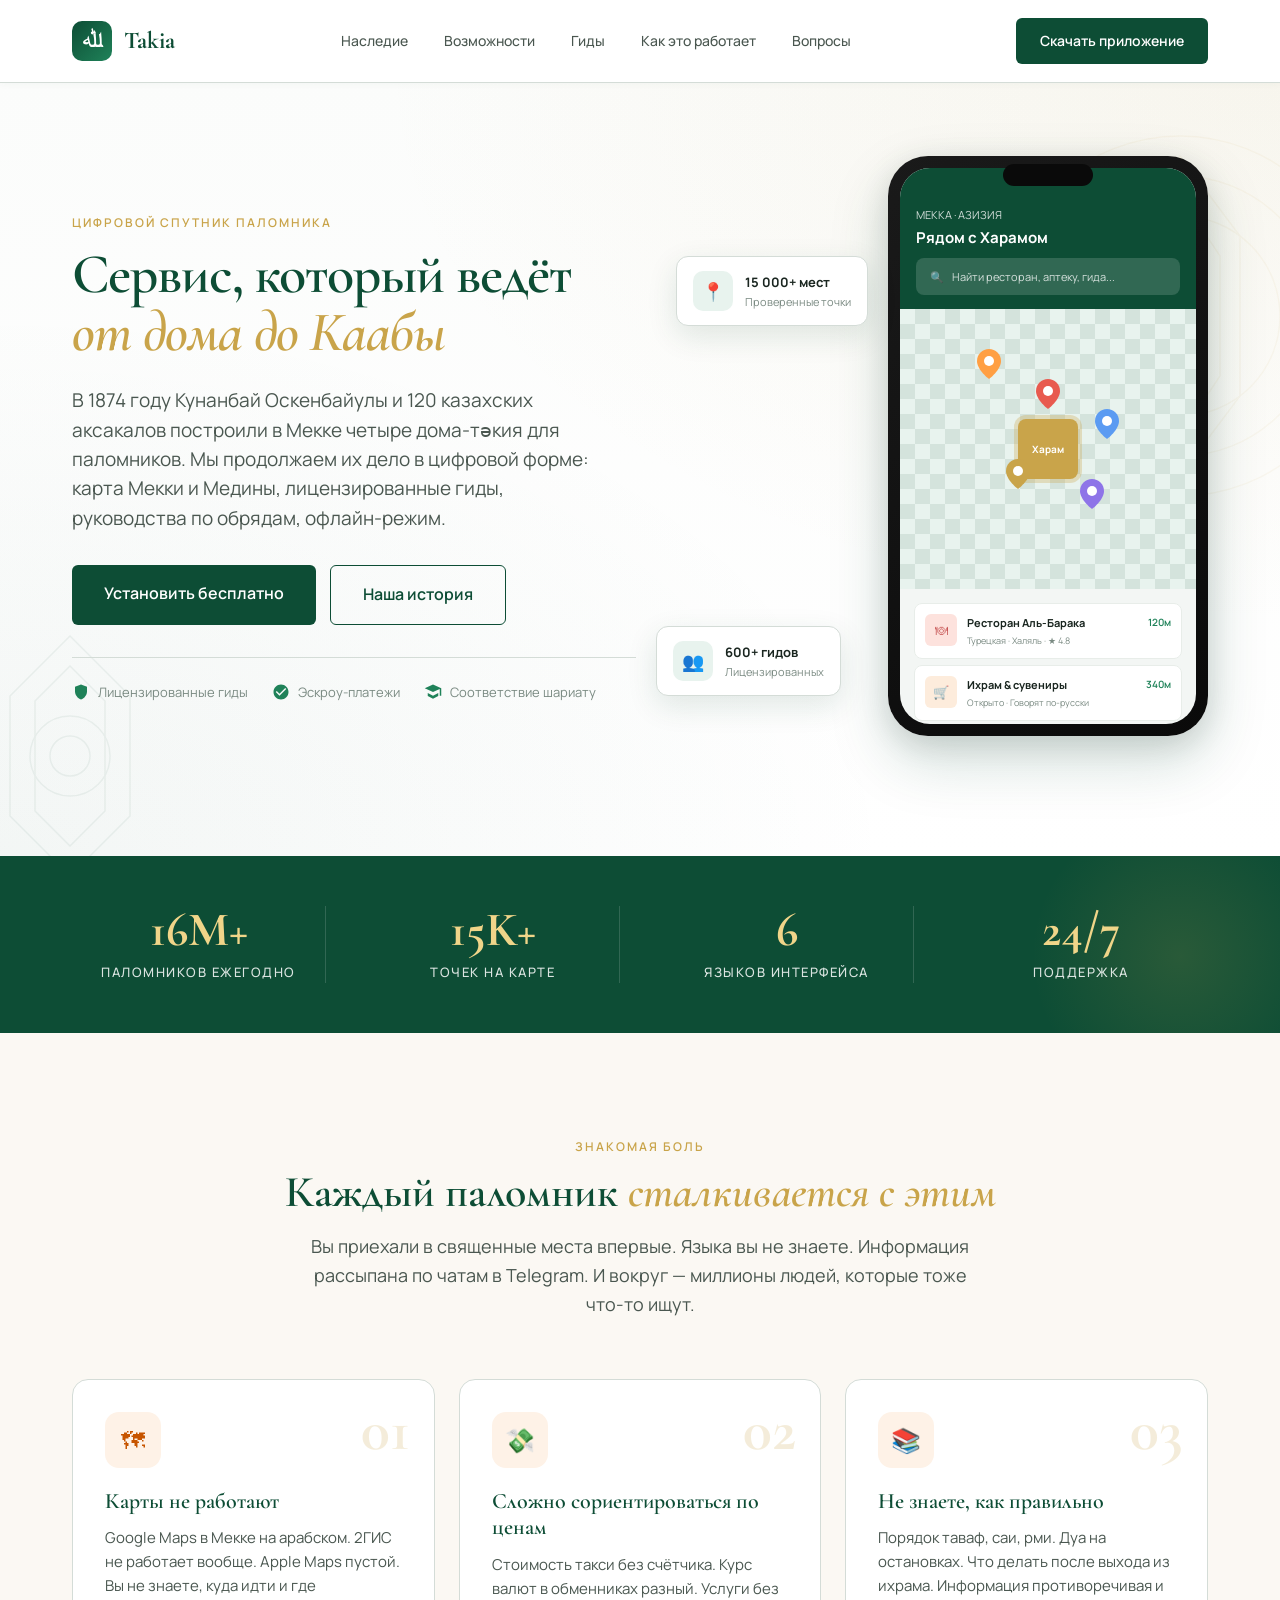
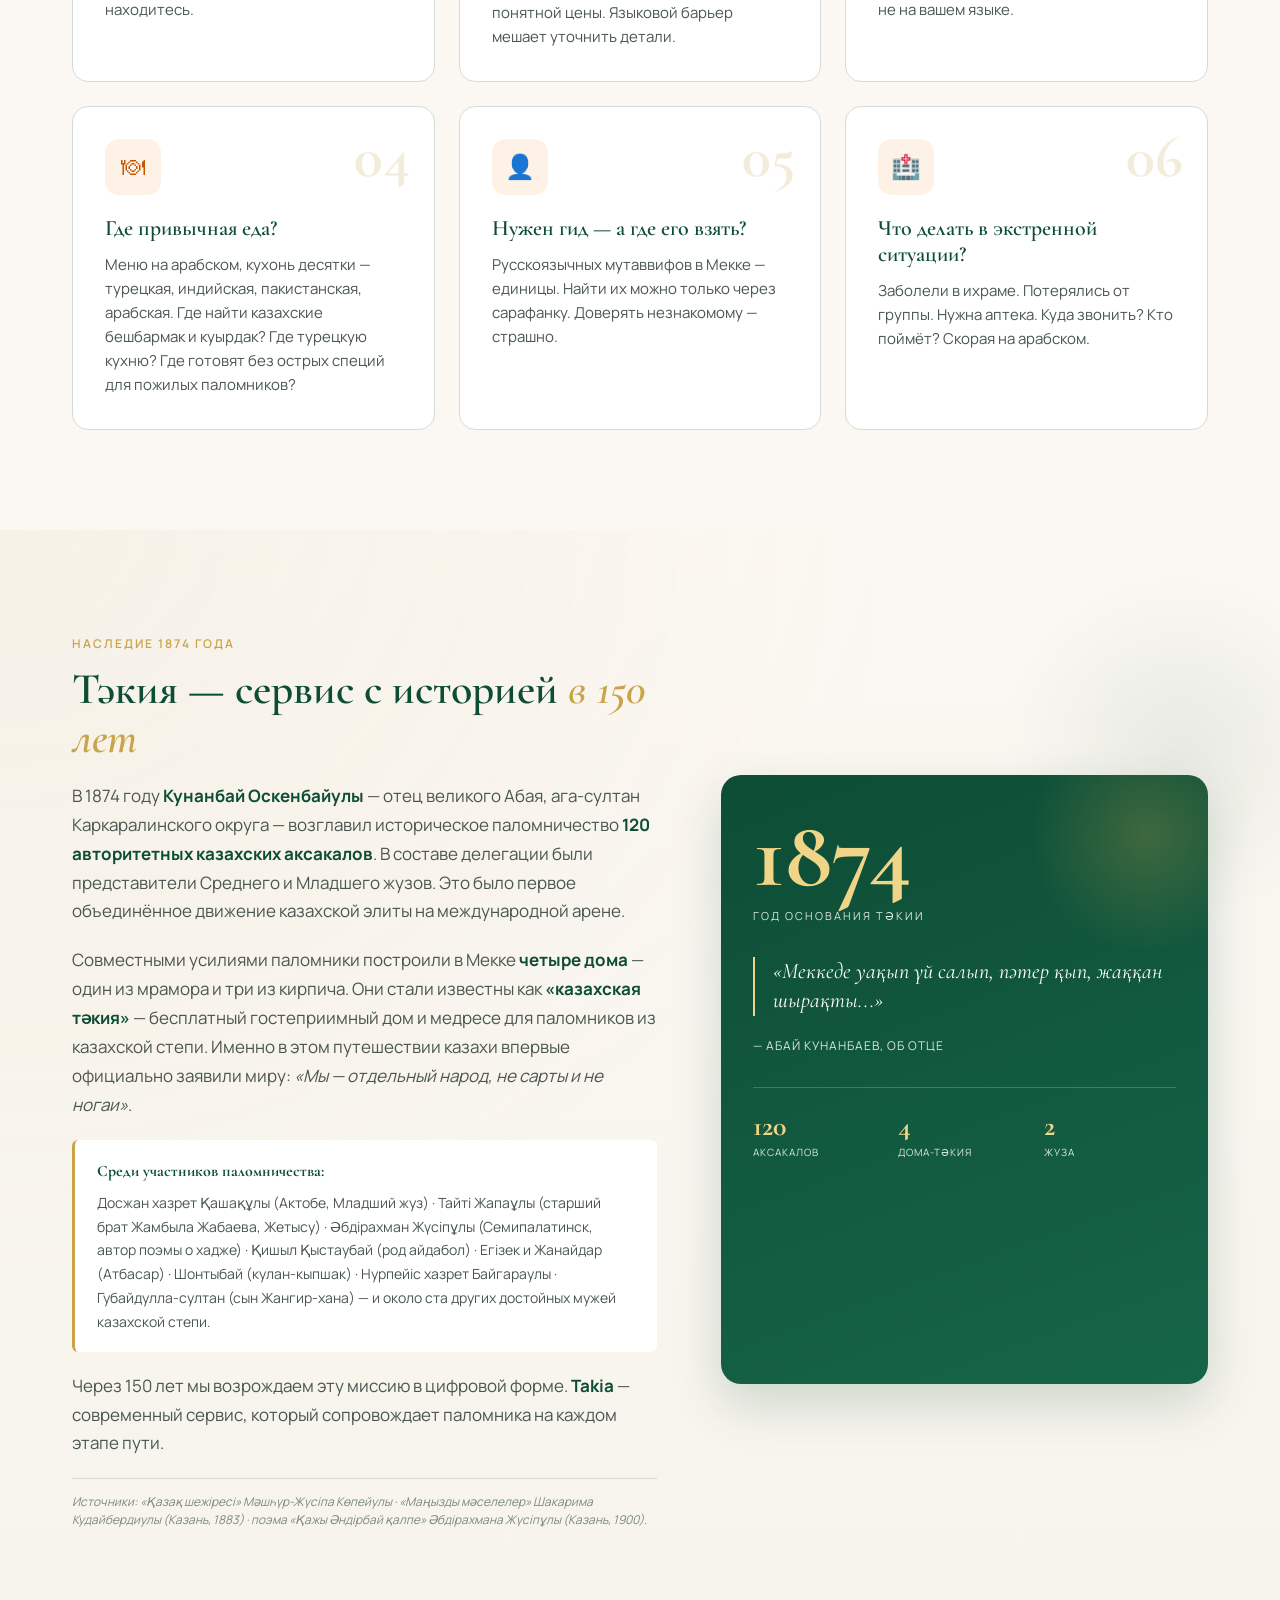
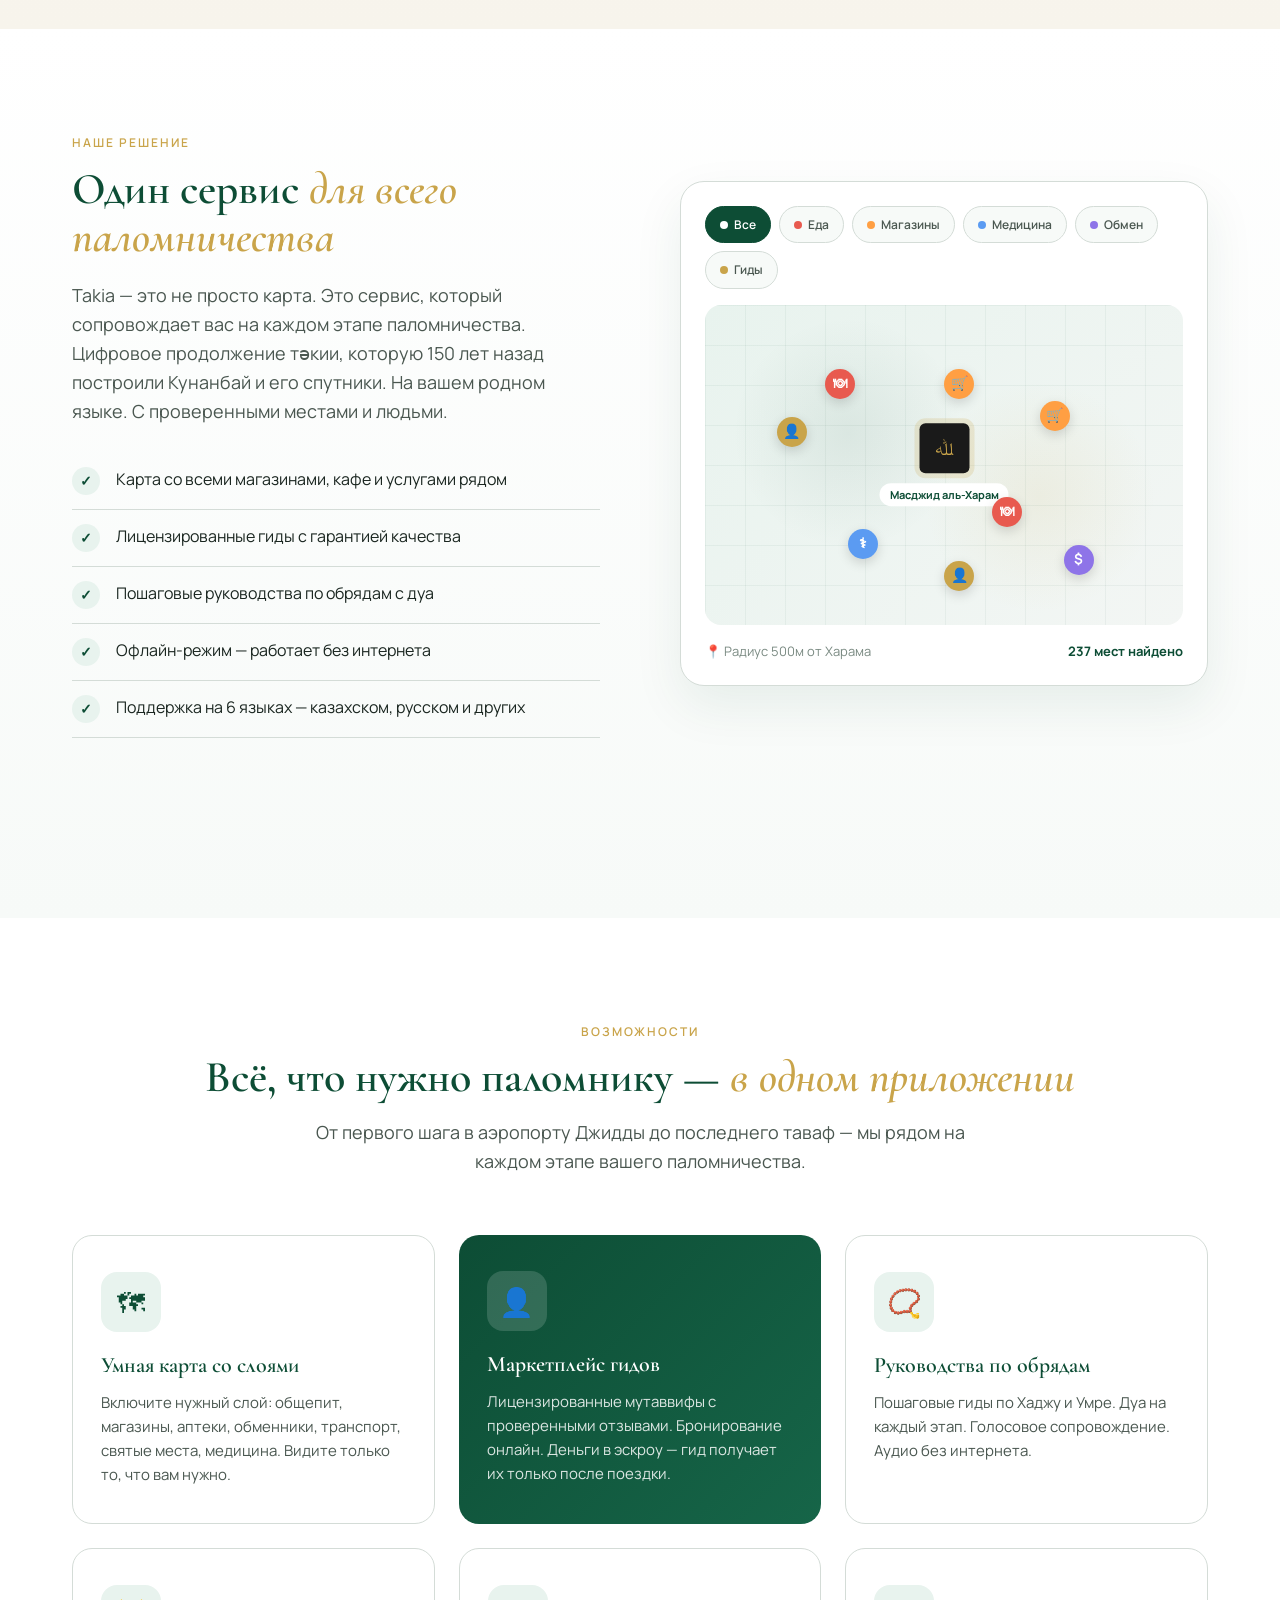
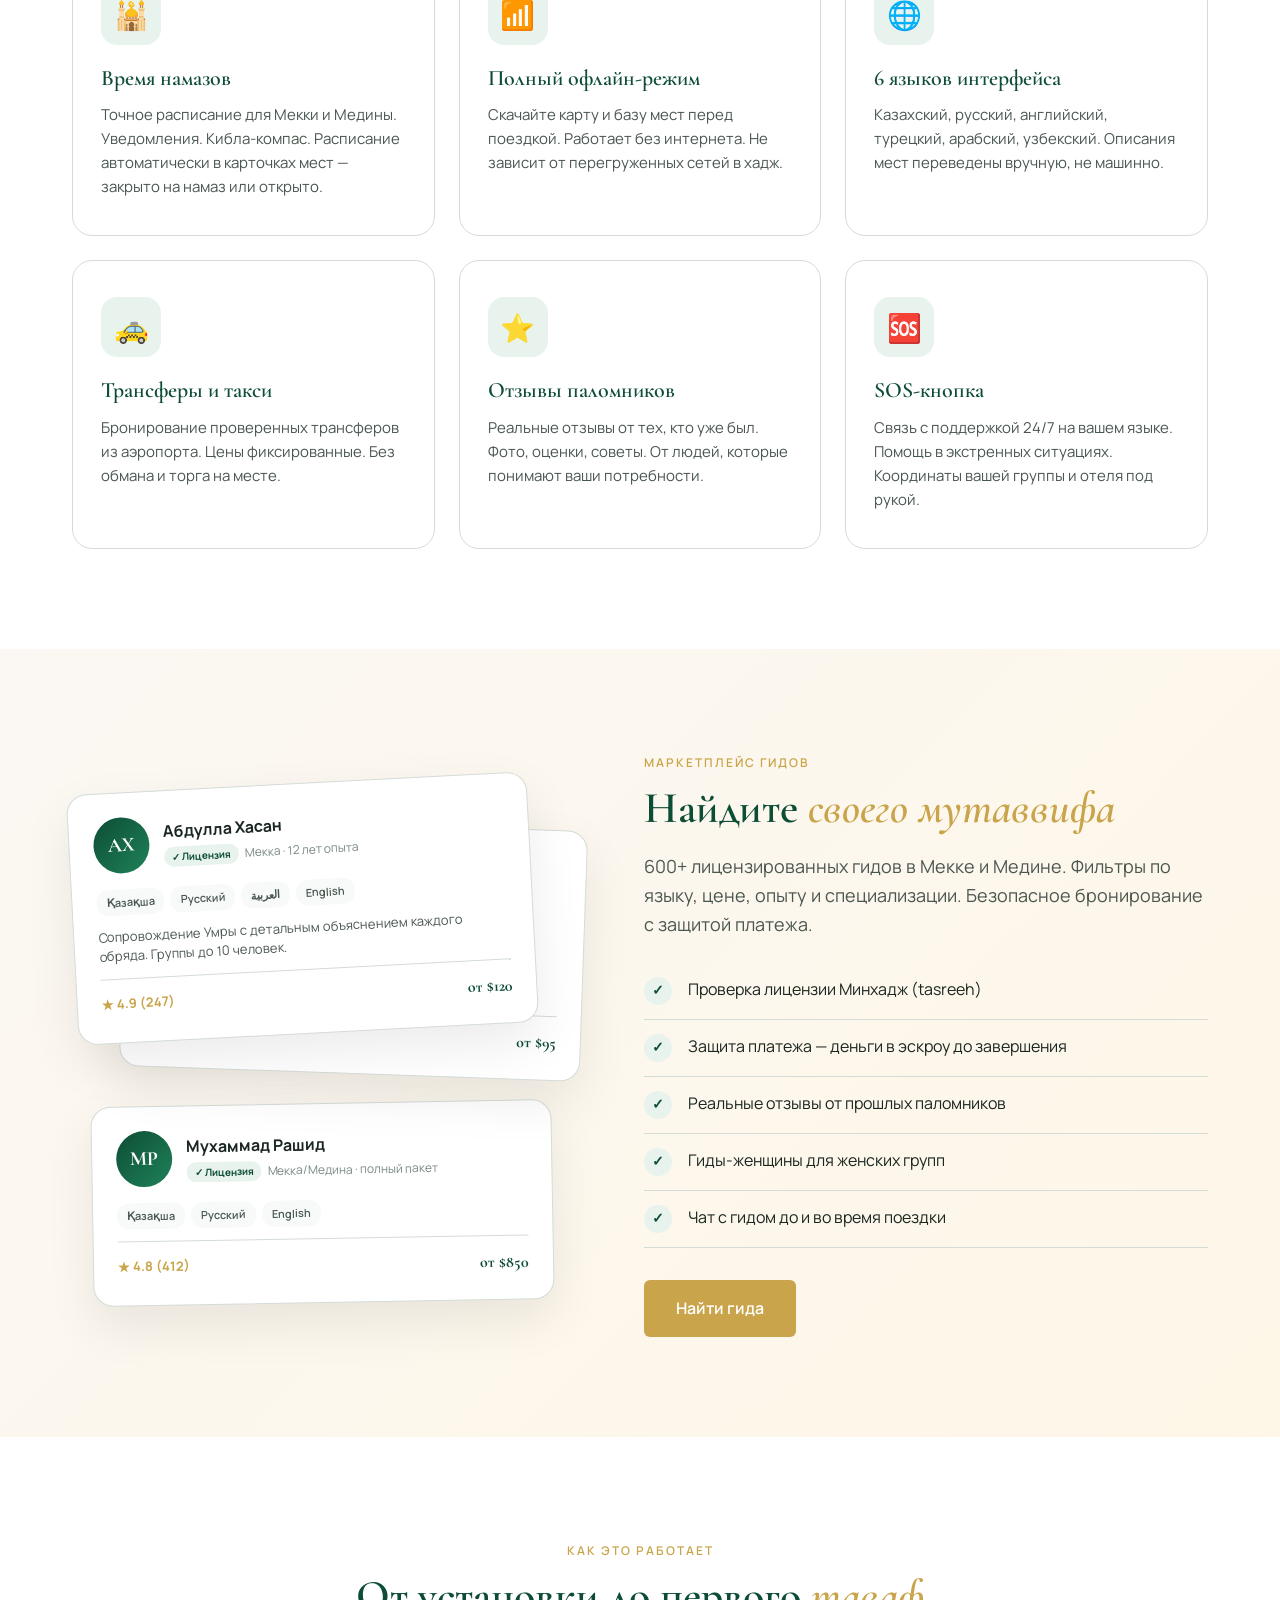
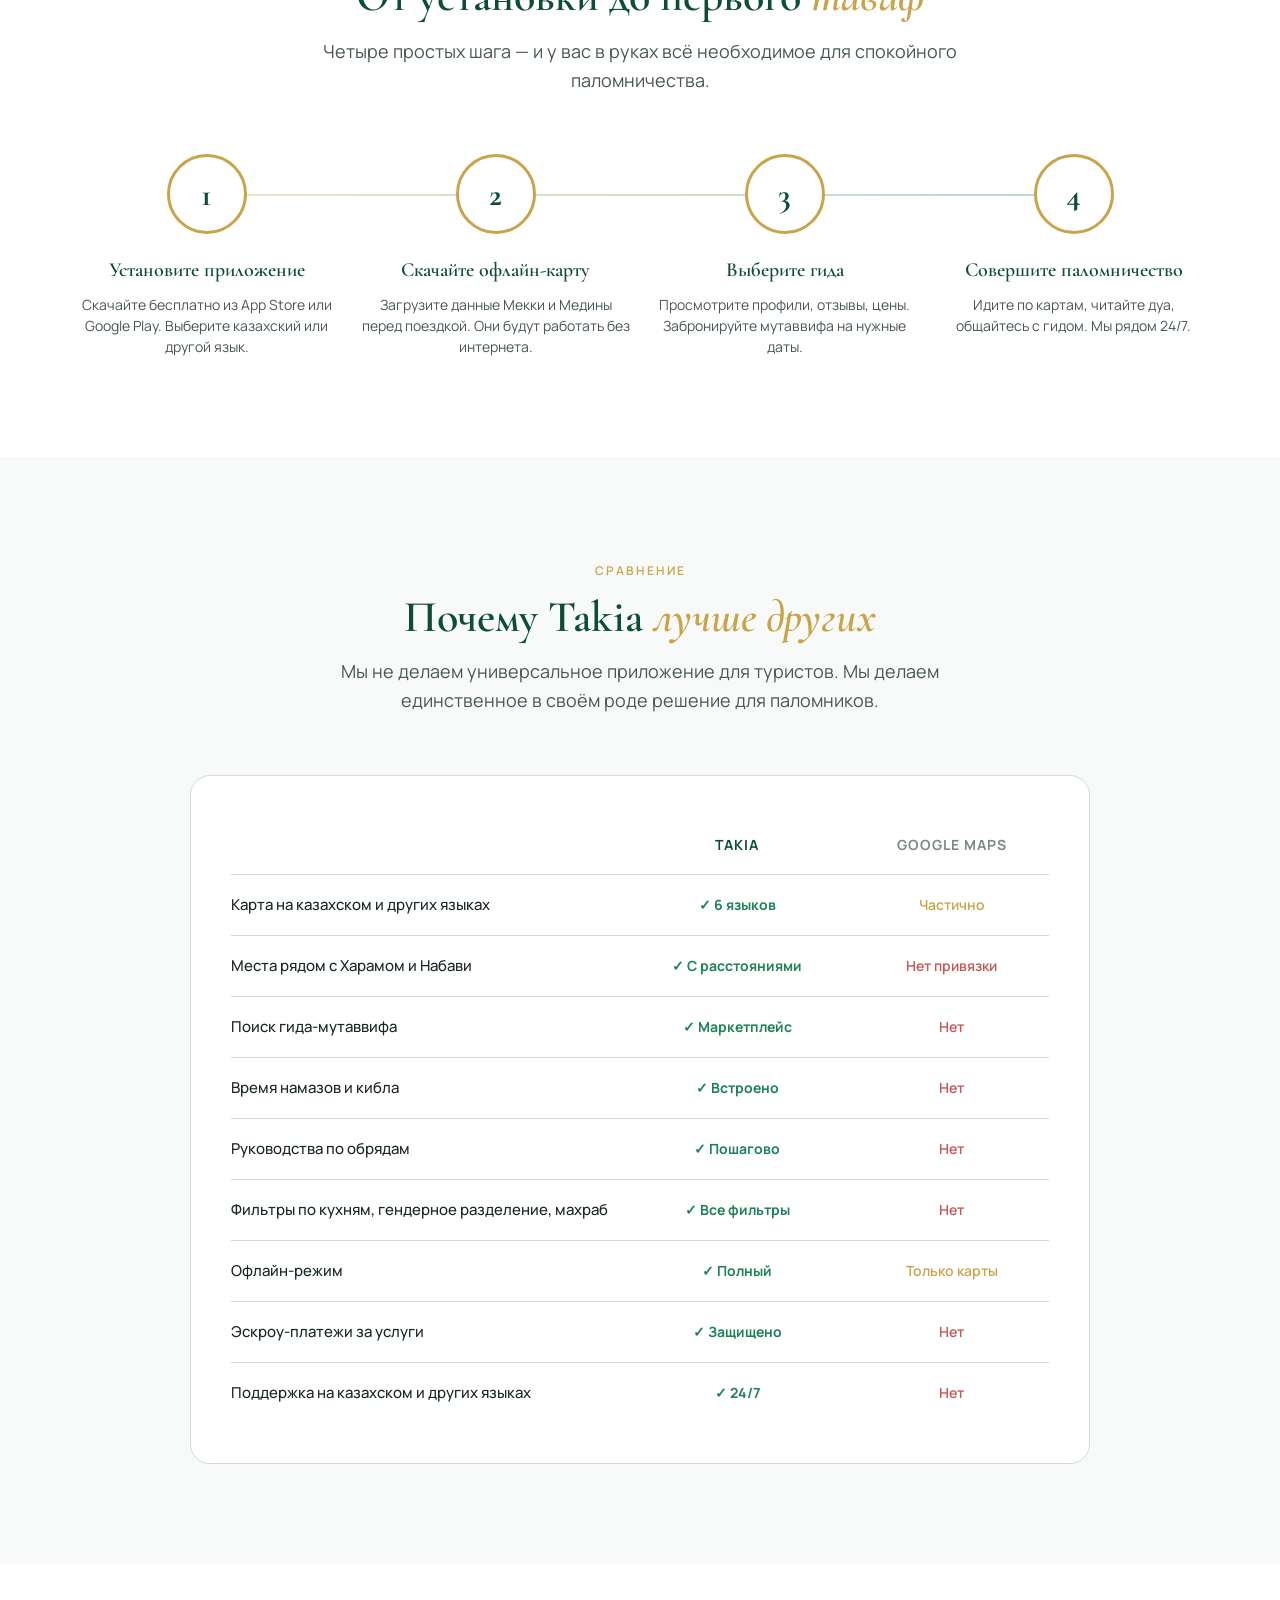
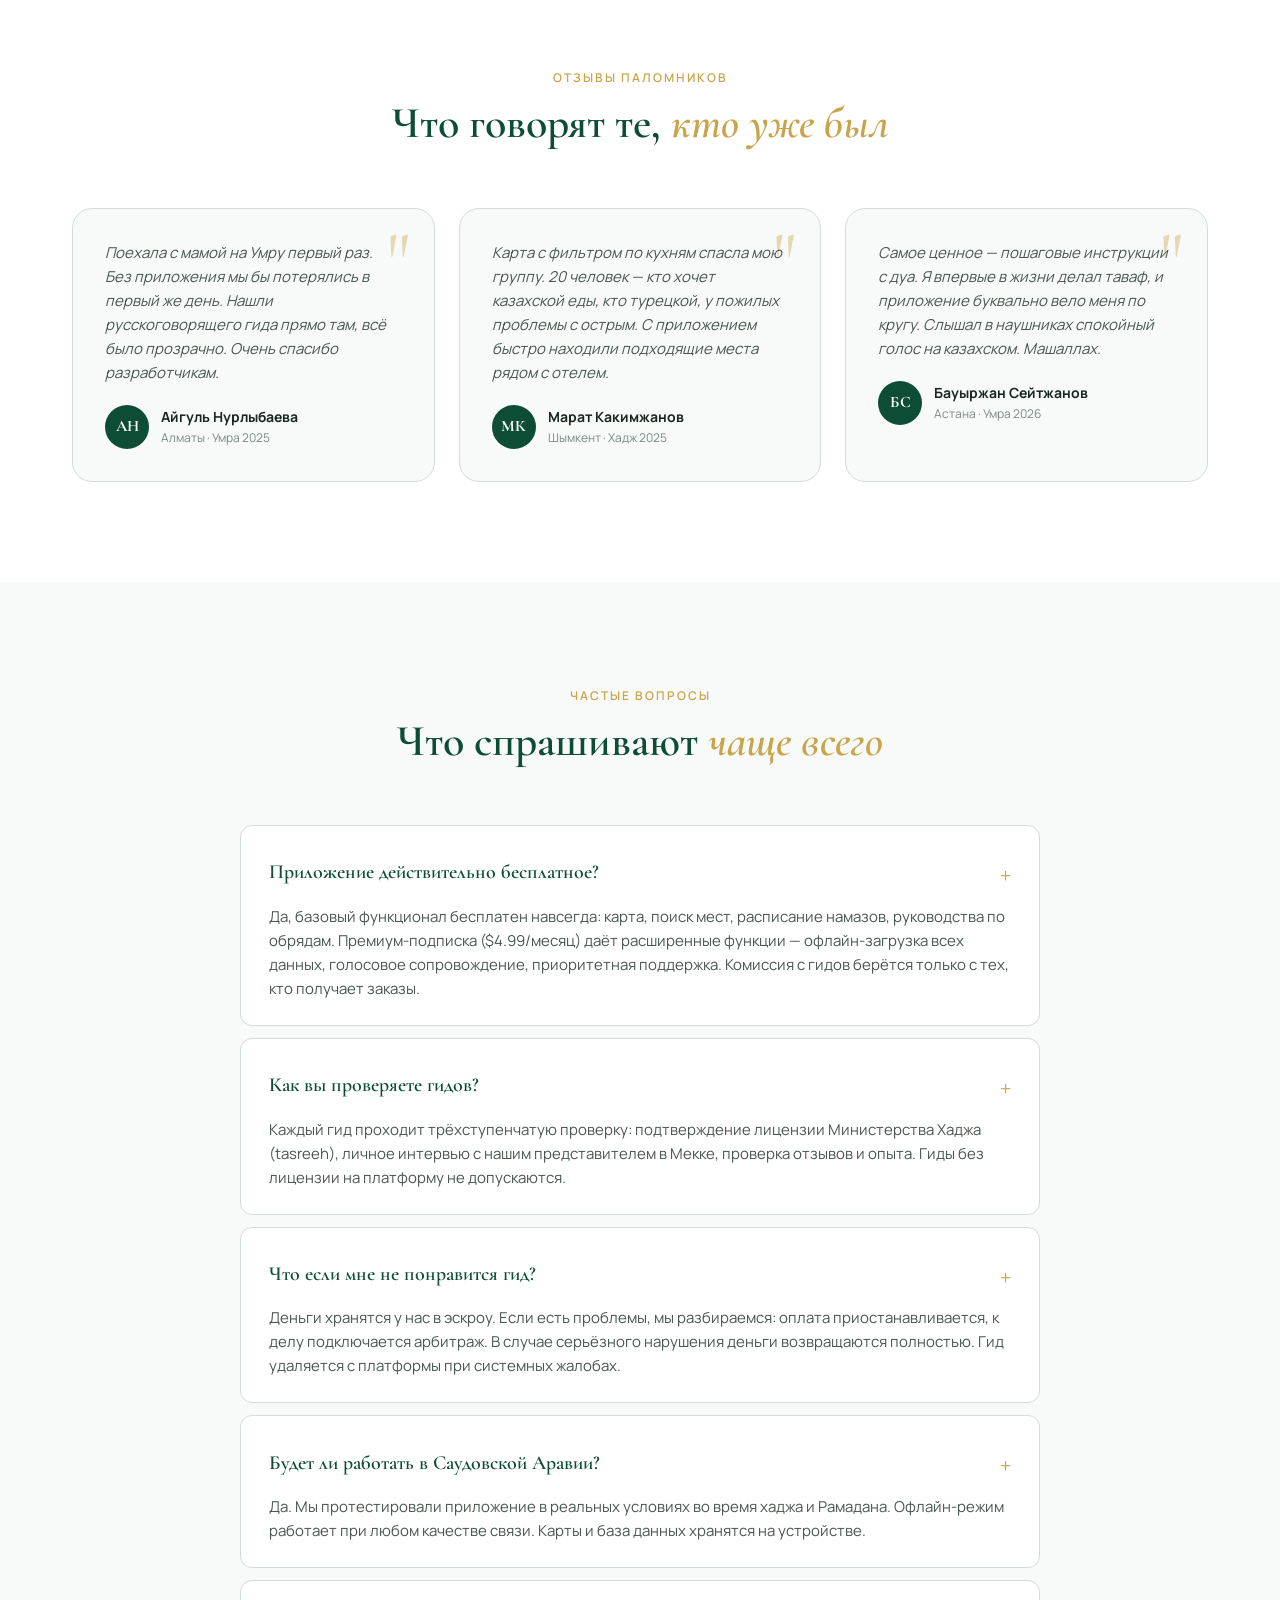
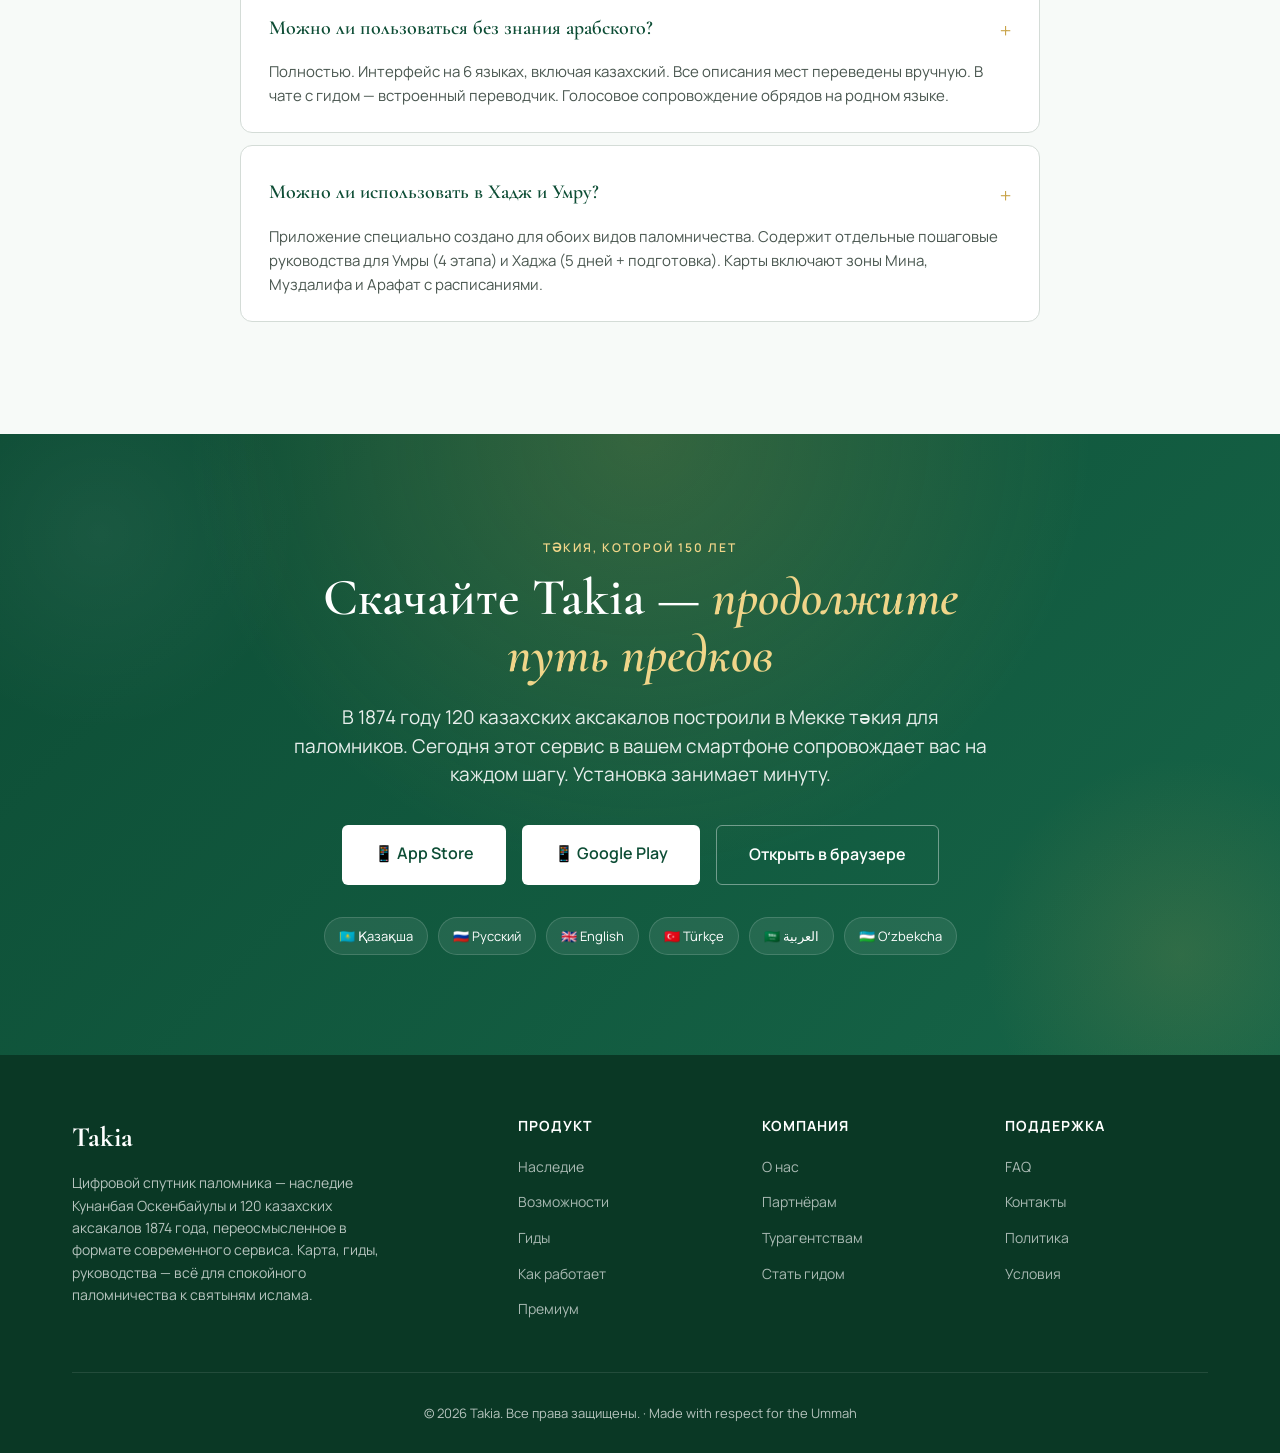
<file: index.html>
<!DOCTYPE html>
<html lang="ru">
<head>
<meta charset="UTF-8">
<meta name="viewport" content="width=device-width, initial-scale=1.0">
<title>Takia — Цифровой спутник паломника в Мекке и Медине</title>
<link href="https://fonts.googleapis.com/css2?family=Cormorant+Garamond:wght@500;600;700&family=Manrope:wght@300;400;500;600;700;800&display=swap" rel="stylesheet">
<style>
  * { box-sizing: border-box; margin: 0; padding: 0; }
  html, body { overflow-x: hidden; max-width: 100%; }
  :root {
    --green-deep: #0d4d35;
    --green-mid: #166548;
    --green-light: #1f8259;
    --green-bg: #e8f3ee;
    --gold: #c9a44a;
    --gold-light: #f0d589;
    --gold-bg: #fef6e7;
    --ink: #1a2620;
    --ink-soft: #4a5750;
    --ink-mute: #7a8a82;
    --line: #d4dcd7;
    --bg-soft: #f7faf8;
    --white: #ffffff;
  }
  html { scroll-behavior: smooth; scroll-padding-top: 80px; }
  body {
    font-family: 'Manrope', sans-serif;
    color: var(--ink);
    background: var(--white);
    line-height: 1.6;
    font-size: 16px;
  }
  .container { max-width: 1200px; margin: 0 auto; padding: 0 32px; }
  .display { font-family: 'Cormorant Garamond', serif; font-weight: 600; letter-spacing: -0.5px; }
  .label-tag {
    display: inline-block;
    font-size: 12px;
    text-transform: uppercase;
    letter-spacing: 2px;
    font-weight: 600;
    color: var(--gold);
    margin-bottom: 12px;
  }

  /* ============ NAV ============ */
  nav {
    position: fixed;
    top: 0;
    left: 0;
    right: 0;
    width: 100%;
    z-index: 1000;
    background: rgba(255,255,255,0.95);
    -webkit-backdrop-filter: blur(12px);
    backdrop-filter: blur(12px);
    border-bottom: 1px solid var(--line);
    box-shadow: 0 1px 8px rgba(13,77,53,0.04);
  }
  body { padding-top: 76px; }
  .nav-inner {
    max-width: 1200px;
    margin: 0 auto;
    padding: 18px 32px;
    display: flex;
    justify-content: space-between;
    align-items: center;
  }
  .logo {
    display: flex;
    align-items: center;
    gap: 12px;
    font-family: 'Cormorant Garamond', serif;
    font-size: 24px;
    font-weight: 700;
    color: var(--green-deep);
  }
  .logo-mark {
    width: 40px;
    height: 40px;
    background: linear-gradient(135deg, var(--green-deep), var(--green-light));
    border-radius: 10px;
    display: flex;
    align-items: center;
    justify-content: center;
    color: white;
    font-size: 20px;
    font-weight: 700;
  }
  .nav-links {
    display: flex;
    gap: 36px;
    list-style: none;
  }
  .nav-links a {
    color: var(--ink-soft);
    text-decoration: none;
    font-size: 14px;
    font-weight: 500;
    transition: color 0.2s;
  }
  .nav-links a:hover { color: var(--green-deep); }
  .btn {
    display: inline-block;
    padding: 12px 24px;
    border-radius: 6px;
    font-weight: 600;
    text-decoration: none;
    transition: all 0.2s;
    font-size: 14px;
    cursor: pointer;
    border: none;
  }
  .btn-primary {
    background: var(--green-deep);
    color: white;
  }
  .btn-primary:hover { background: var(--green-light); transform: translateY(-1px); }
  .btn-gold {
    background: var(--gold);
    color: white;
  }
  .btn-gold:hover { background: #b08f3a; }
  .btn-outline {
    background: transparent;
    color: var(--green-deep);
    border: 1.5px solid var(--green-deep);
  }
  .btn-outline:hover { background: var(--green-deep); color: white; }

  /* ============ HERO ============ */
  .hero {
    position: relative;
    padding: 80px 0 100px;
    background:
      radial-gradient(ellipse at top right, rgba(201,164,74,0.08) 0%, transparent 50%),
      radial-gradient(ellipse at bottom left, rgba(13,77,53,0.05) 0%, transparent 50%),
      linear-gradient(180deg, #fbfcfb 0%, #ffffff 100%);
    overflow: hidden;
  }
  .hero-ornament {
    position: absolute;
    opacity: 0.06;
    pointer-events: none;
  }
  .hero-ornament-1 {
    top: 40px;
    right: -100px;
    width: 400px;
    height: 400px;
  }
  .hero-ornament-2 {
    bottom: -50px;
    left: -80px;
    width: 300px;
    height: 300px;
  }
  .hero-inner {
    display: grid;
    grid-template-columns: minmax(0, 1.1fr) minmax(0, 1fr);
    gap: 60px;
    align-items: center;
    position: relative;
    z-index: 2;
  }
  .hero h1 {
    font-family: 'Cormorant Garamond', serif;
    font-size: 56px;
    line-height: 1.05;
    font-weight: 600;
    color: var(--green-deep);
    margin-bottom: 24px;
    letter-spacing: -1px;
  }
  .hero h1 .accent {
    color: var(--gold);
    font-style: italic;
  }
  .hero .lead {
    font-size: 19px;
    color: var(--ink-soft);
    margin-bottom: 32px;
    line-height: 1.55;
    max-width: 540px;
  }
  .hero-cta {
    display: flex;
    gap: 14px;
    margin-bottom: 32px;
  }
  .hero-trust {
    display: flex;
    gap: 24px;
    align-items: center;
    padding-top: 24px;
    border-top: 1px solid var(--line);
  }
  .trust-item {
    display: flex;
    align-items: center;
    gap: 8px;
    font-size: 13px;
    color: var(--ink-mute);
  }
  .trust-icon {
    width: 18px;
    height: 18px;
    color: var(--green-light);
  }

  /* Hero phone mockup */
  .hero-visual {
    position: relative;
    height: 600px;
    max-width: 100%;
  }
  .phone {
    position: absolute;
    width: 320px;
    height: 580px;
    background: linear-gradient(145deg, #1a1a1a, #0a0a0a);
    border-radius: 40px;
    padding: 12px;
    box-shadow:
      0 25px 60px rgba(13,77,53,0.18),
      0 8px 30px rgba(0,0,0,0.12);
    top: 0;
    right: 0;
  }
  .phone-screen {
    width: 100%;
    height: 100%;
    background: #f3f6f4;
    border-radius: 30px;
    overflow: hidden;
    position: relative;
  }
  .notch {
    position: absolute;
    top: 8px;
    left: 50%;
    transform: translateX(-50%);
    width: 90px;
    height: 22px;
    background: #0a0a0a;
    border-radius: 12px;
    z-index: 5;
  }
  .phone-header {
    background: var(--green-deep);
    padding: 38px 16px 14px;
    color: white;
  }
  .phone-search {
    background: rgba(255,255,255,0.15);
    padding: 10px 14px;
    border-radius: 8px;
    font-size: 11px;
    display: flex;
    align-items: center;
    gap: 8px;
    margin-top: 8px;
  }
  .phone-map {
    height: 280px;
    background:
      linear-gradient(45deg, #d4e3dc 25%, transparent 25%),
      linear-gradient(-45deg, #d4e3dc 25%, transparent 25%),
      linear-gradient(45deg, transparent 75%, #d4e3dc 75%),
      linear-gradient(-45deg, transparent 75%, #d4e3dc 75%);
    background-size: 30px 30px;
    background-color: #e8f3ee;
    background-position: 0 0, 0 15px, 15px -15px, -15px 0;
    position: relative;
    overflow: hidden;
  }
  .map-pin {
    position: absolute;
    width: 24px;
    height: 30px;
    transform: translate(-50%, -100%);
  }
  .pin-1 { top: 100px; left: 50%; }
  .pin-2 { top: 70px; left: 30%; }
  .pin-3 { top: 130px; left: 70%; }
  .pin-4 { top: 180px; left: 40%; }
  .pin-5 { top: 200px; left: 65%; }
  .map-haram {
    position: absolute;
    top: 50%;
    left: 50%;
    transform: translate(-50%, -50%);
    width: 60px;
    height: 60px;
    background: var(--gold);
    border-radius: 8px;
    display: flex;
    align-items: center;
    justify-content: center;
    color: white;
    font-size: 10px;
    font-weight: 700;
    box-shadow: 0 0 0 4px rgba(201,164,74,0.3);
  }
  .phone-list {
    padding: 14px;
  }
  .list-item {
    display: flex;
    gap: 10px;
    padding: 10px;
    background: white;
    border-radius: 8px;
    margin-bottom: 6px;
    border: 1px solid #e8ede9;
  }
  .list-icon {
    width: 32px;
    height: 32px;
    background: var(--green-bg);
    border-radius: 6px;
    display: flex;
    align-items: center;
    justify-content: center;
    color: var(--green-deep);
    font-size: 13px;
    flex-shrink: 0;
  }
  .list-text { flex: 1; min-width: 0; }
  .list-title {
    font-size: 11px;
    font-weight: 700;
    color: var(--ink);
    margin-bottom: 2px;
  }
  .list-meta {
    font-size: 9px;
    color: var(--ink-mute);
  }
  .list-distance {
    font-size: 10px;
    color: var(--green-light);
    font-weight: 600;
  }

  /* Floating badge */
  .float-badge {
    position: absolute;
    background: white;
    border: 1px solid var(--line);
    border-radius: 12px;
    padding: 14px 16px;
    box-shadow: 0 10px 30px rgba(13,77,53,0.12);
    display: flex;
    align-items: center;
    gap: 12px;
  }
  .badge-1 {
    top: 100px;
    left: -20px;
  }
  .badge-2 {
    bottom: 60px;
    left: -40px;
  }
  .badge-icon {
    width: 40px;
    height: 40px;
    background: var(--green-bg);
    border-radius: 10px;
    display: flex;
    align-items: center;
    justify-content: center;
    color: var(--green-deep);
    font-size: 18px;
  }
  .badge-text-title {
    font-size: 13px;
    font-weight: 700;
    color: var(--ink);
  }
  .badge-text-sub {
    font-size: 11px;
    color: var(--ink-mute);
  }

  /* ============ STATS BAR ============ */
  .stats {
    background: var(--green-deep);
    color: white;
    padding: 40px 0;
    position: relative;
    overflow: hidden;
  }
  .stats::before {
    content: "";
    position: absolute;
    top: -50px;
    right: -50px;
    width: 300px;
    height: 300px;
    background: radial-gradient(circle, rgba(201,164,74,0.15) 0%, transparent 70%);
    border-radius: 50%;
  }
  .stats-grid {
    display: grid;
    grid-template-columns: repeat(4, 1fr);
    gap: 40px;
    position: relative;
    z-index: 2;
  }
  .stat-item {
    text-align: center;
    border-right: 1px solid rgba(255,255,255,0.15);
    padding: 0 20px;
  }
  .stat-item:last-child { border-right: none; }
  .stat-num {
    font-family: 'Cormorant Garamond', serif;
    font-size: 48px;
    font-weight: 700;
    color: var(--gold-light);
    line-height: 1;
    margin-bottom: 8px;
  }
  .stat-label {
    font-size: 13px;
    text-transform: uppercase;
    letter-spacing: 1.5px;
    opacity: 0.85;
    font-weight: 500;
  }

  /* ============ PAIN SECTION ============ */
  section { padding: 100px 0; }
  .section-header {
    text-align: center;
    margin-bottom: 60px;
  }
  .section-header h2 {
    font-family: 'Cormorant Garamond', serif;
    font-size: 44px;
    font-weight: 600;
    color: var(--green-deep);
    line-height: 1.1;
    margin-bottom: 16px;
  }
  .section-header h2 .accent {
    color: var(--gold);
    font-style: italic;
  }
  .section-header .lead {
    font-size: 18px;
    color: var(--ink-soft);
    max-width: 680px;
    margin: 0 auto;
  }

  .pain {
    background: #fbf8f3;
  }
  .pain-grid {
    display: grid;
    grid-template-columns: repeat(3, 1fr);
    gap: 24px;
  }
  .pain-card {
    background: white;
    border-radius: 16px;
    padding: 32px;
    border: 1px solid var(--line);
    position: relative;
    transition: transform 0.3s, box-shadow 0.3s;
  }
  .pain-card:hover {
    transform: translateY(-4px);
    box-shadow: 0 20px 40px rgba(0,0,0,0.06);
  }
  .pain-num {
    position: absolute;
    top: 20px;
    right: 24px;
    font-family: 'Cormorant Garamond', serif;
    font-size: 60px;
    font-weight: 700;
    color: var(--gold);
    opacity: 0.2;
    line-height: 1;
  }
  .pain-icon {
    width: 56px;
    height: 56px;
    background: #fef2e7;
    border-radius: 14px;
    display: flex;
    align-items: center;
    justify-content: center;
    color: #c75500;
    font-size: 24px;
    margin-bottom: 20px;
  }
  .pain-card h3 {
    font-family: 'Cormorant Garamond', serif;
    font-size: 22px;
    font-weight: 600;
    color: var(--green-deep);
    margin-bottom: 12px;
    line-height: 1.2;
  }
  .pain-card p {
    color: var(--ink-soft);
    font-size: 15px;
    line-height: 1.6;
  }

  /* ============ HERITAGE ============ */
  .heritage {
    background:
      radial-gradient(ellipse at top left, rgba(201,164,74,0.07) 0%, transparent 50%),
      linear-gradient(180deg, #fbf8f3 0%, #f7f4ec 100%);
    position: relative;
    overflow: hidden;
  }
  .heritage::before {
    content: "";
    position: absolute;
    top: 40px;
    right: -80px;
    width: 360px;
    height: 360px;
    background-image:
      radial-gradient(circle, rgba(13,77,53,0.08) 0%, transparent 70%);
    pointer-events: none;
  }
  .heritage-grid {
    display: grid;
    grid-template-columns: minmax(0, 1.2fr) minmax(0, 1fr);
    gap: 64px;
    align-items: center;
    position: relative;
    z-index: 2;
  }
  .heritage-text .label-tag { color: var(--gold); }
  .heritage-text h2 {
    font-family: 'Cormorant Garamond', serif;
    font-size: 44px;
    font-weight: 600;
    color: var(--green-deep);
    line-height: 1.1;
    margin-bottom: 20px;
  }
  .heritage-text h2 .accent { color: var(--gold); font-style: italic; }
  .heritage-text .lead {
    font-size: 17px;
    color: var(--ink-soft);
    line-height: 1.7;
    margin-bottom: 20px;
  }
  .heritage-text .lead strong { color: var(--green-deep); font-weight: 700; }
  .heritage-names {
    background: white;
    border-left: 3px solid var(--gold);
    padding: 18px 22px;
    border-radius: 6px;
    margin-bottom: 20px;
    font-size: 14px;
    color: var(--ink-soft);
    line-height: 1.7;
  }
  .heritage-names strong { color: var(--green-deep); display: block; margin-bottom: 6px; font-family: 'Cormorant Garamond', serif; font-size: 16px; }
  .heritage-sources {
    font-size: 12px;
    color: var(--ink-mute);
    font-style: italic;
    line-height: 1.5;
    border-top: 1px solid var(--line);
    padding-top: 14px;
  }
  /* Visual side */
  .heritage-visual {
    position: relative;
    aspect-ratio: 4/5;
    background: linear-gradient(160deg, var(--green-deep) 0%, var(--green-mid) 100%);
    border-radius: 20px;
    padding: 32px;
    color: white;
    overflow: hidden;
    box-shadow: 0 20px 50px rgba(13,77,53,0.18);
  }
  .heritage-visual::before {
    content: "";
    position: absolute;
    top: -60px;
    right: -60px;
    width: 240px;
    height: 240px;
    background: radial-gradient(circle, rgba(201,164,74,0.25) 0%, transparent 70%);
    border-radius: 50%;
  }
  .heritage-year {
    font-family: 'Cormorant Garamond', serif;
    font-size: 96px;
    font-weight: 700;
    line-height: 1;
    color: var(--gold-light);
    margin-bottom: 4px;
    position: relative;
  }
  .heritage-year-label {
    font-size: 11px;
    text-transform: uppercase;
    letter-spacing: 2px;
    opacity: 0.85;
    margin-bottom: 32px;
    position: relative;
  }
  .heritage-quote {
    font-family: 'Cormorant Garamond', serif;
    font-size: 22px;
    line-height: 1.35;
    font-style: italic;
    margin-bottom: 20px;
    position: relative;
    padding-left: 18px;
    border-left: 2px solid var(--gold-light);
  }
  .heritage-quote-author {
    font-size: 12px;
    opacity: 0.85;
    letter-spacing: 1px;
    text-transform: uppercase;
    position: relative;
  }
  .heritage-stats {
    display: grid;
    grid-template-columns: repeat(3, 1fr);
    gap: 14px;
    margin-top: 32px;
    padding-top: 24px;
    border-top: 1px solid rgba(255,255,255,0.2);
    position: relative;
  }
  .h-stat .num {
    font-family: 'Cormorant Garamond', serif;
    font-size: 28px;
    color: var(--gold-light);
    line-height: 1;
    margin-bottom: 4px;
    font-weight: 700;
  }
  .h-stat .lbl {
    font-size: 10px;
    text-transform: uppercase;
    letter-spacing: 1px;
    opacity: 0.85;
  }
  @media (max-width: 768px) {
    .heritage-grid { grid-template-columns: 1fr; gap: 40px; }
    .heritage-text h2 { font-size: 30px; }
    .heritage-visual { padding: 24px; aspect-ratio: auto; }
    .heritage-year { font-size: 72px; }
    .heritage-quote { font-size: 18px; }
    .heritage-stats { gap: 8px; }
    .h-stat .num { font-size: 22px; }
  }

  /* ============ SOLUTION ============ */
  .solution {
    background: linear-gradient(180deg, white 0%, var(--bg-soft) 100%);
  }
  .solution-hero {
    display: grid;
    grid-template-columns: minmax(0, 1fr) minmax(0, 1fr);
    gap: 80px;
    align-items: center;
    margin-bottom: 80px;
  }
  .solution-text { min-width: 0; }
  .map-visual-wrap { min-width: 0; }
  .solution-text h2 {
    font-family: 'Cormorant Garamond', serif;
    font-size: 44px;
    font-weight: 600;
    color: var(--green-deep);
    line-height: 1.1;
    margin-bottom: 20px;
  }
  .solution-text h2 .accent {
    color: var(--gold);
    font-style: italic;
  }
  .solution-text .lead {
    font-size: 18px;
    color: var(--ink-soft);
    margin-bottom: 28px;
    line-height: 1.6;
  }
  .solution-list {
    list-style: none;
  }
  .solution-list li {
    display: flex;
    gap: 16px;
    padding: 14px 0;
    border-bottom: 1px solid var(--line);
    font-size: 16px;
  }
  .check {
    width: 28px;
    height: 28px;
    background: var(--green-bg);
    border-radius: 50%;
    display: flex;
    align-items: center;
    justify-content: center;
    color: var(--green-deep);
    font-weight: 700;
    font-size: 14px;
    flex-shrink: 0;
  }

  /* Map visual */
  .map-visual {
    background: white;
    border-radius: 24px;
    padding: 24px;
    border: 1px solid var(--line);
    box-shadow: 0 20px 50px rgba(13,77,53,0.08);
    max-width: 100%;
    overflow: hidden;
    box-sizing: border-box;
  }
  .map-tabs {
    display: flex;
    gap: 8px;
    margin-bottom: 16px;
    flex-wrap: wrap;
  }
  .map-tab {
    padding: 8px 14px;
    border-radius: 20px;
    font-size: 12px;
    font-weight: 600;
    background: var(--bg-soft);
    color: var(--ink-soft);
    border: 1px solid var(--line);
    display: flex;
    align-items: center;
    gap: 6px;
  }
  .map-tab.active {
    background: var(--green-deep);
    color: white;
    border-color: var(--green-deep);
  }
  .map-tab .dot {
    width: 8px;
    height: 8px;
    border-radius: 50%;
  }
  .dot-food { background: #e85a4f; }
  .dot-shop { background: #ff9f43; }
  .dot-medical { background: #5b9bf2; }
  .dot-money { background: #8e74e8; }
  .dot-guide { background: var(--gold); }
  .map-canvas {
    height: 320px;
    background:
      radial-gradient(circle at 30% 40%, rgba(13,77,53,0.08) 0%, transparent 30%),
      radial-gradient(circle at 70% 60%, rgba(201,164,74,0.1) 0%, transparent 30%),
      linear-gradient(135deg, #e8f3ee 0%, #f3f6f4 100%);
    border-radius: 16px;
    position: relative;
    overflow: hidden;
  }
  .map-canvas::before {
    content: "";
    position: absolute;
    inset: 0;
    background-image:
      linear-gradient(rgba(13,77,53,0.05) 1px, transparent 1px),
      linear-gradient(90deg, rgba(13,77,53,0.05) 1px, transparent 1px);
    background-size: 40px 40px;
  }
  .map-kaaba {
    position: absolute;
    top: 50%;
    left: 50%;
    transform: translate(-50%, -50%);
    text-align: center;
  }
  .kaaba-block {
    width: 50px;
    height: 50px;
    background: #1a1a1a;
    border-radius: 6px;
    margin: 0 auto 8px;
    position: relative;
    box-shadow: 0 0 0 5px rgba(201,164,74,0.2);
  }
  .kaaba-block::after {
    content: "ﷲ";
    position: absolute;
    top: 50%;
    left: 50%;
    transform: translate(-50%, -50%);
    color: var(--gold);
    font-size: 18px;
  }
  .kaaba-label {
    background: white;
    padding: 3px 10px;
    border-radius: 20px;
    font-size: 11px;
    font-weight: 700;
    color: var(--green-deep);
    display: inline-block;
  }
  .map-marker {
    position: absolute;
    width: 30px;
    height: 30px;
    border-radius: 50%;
    display: flex;
    align-items: center;
    justify-content: center;
    color: white;
    font-size: 14px;
    font-weight: 700;
    box-shadow: 0 4px 12px rgba(0,0,0,0.15);
    cursor: pointer;
    transition: transform 0.2s;
  }
  .map-marker:hover { transform: scale(1.15); }
  .m-food { background: #e85a4f; }
  .m-shop { background: #ff9f43; }
  .m-medical { background: #5b9bf2; }
  .m-money { background: #8e74e8; }
  .m-guide { background: var(--gold); }
  .mk-1 { top: 20%; left: 25%; }
  .mk-2 { top: 30%; left: 70%; }
  .mk-3 { top: 70%; left: 30%; }
  .mk-4 { top: 75%; left: 75%; }
  .mk-5 { top: 35%; left: 15%; }
  .mk-6 { top: 60%; left: 60%; }
  .mk-7 { top: 20%; left: 50%; }
  .mk-8 { top: 80%; left: 50%; }

  /* ============ FEATURES GRID ============ */
  .features {
    background: white;
  }
  .features-grid {
    display: grid;
    grid-template-columns: repeat(3, 1fr);
    gap: 24px;
  }
  .feature-card {
    background: white;
    padding: 36px 28px;
    border-radius: 20px;
    border: 1px solid var(--line);
    transition: all 0.3s;
    position: relative;
    overflow: hidden;
  }
  .feature-card::before {
    content: "";
    position: absolute;
    top: 0;
    left: 0;
    right: 0;
    height: 3px;
    background: var(--gold);
    transform: scaleX(0);
    transition: transform 0.3s;
    transform-origin: left;
  }
  .feature-card:hover {
    border-color: var(--green-light);
    transform: translateY(-4px);
    box-shadow: 0 20px 40px rgba(13,77,53,0.08);
  }
  .feature-card:hover::before { transform: scaleX(1); }
  .feature-card.highlight {
    background: linear-gradient(135deg, var(--green-deep), var(--green-mid));
    color: white;
    border: none;
  }
  .feature-card.highlight::before { background: var(--gold-light); }
  .feature-card.highlight h3 { color: white; }
  .feature-card.highlight p { color: rgba(255,255,255,0.85); }
  .feature-card.highlight .feat-icon {
    background: rgba(255,255,255,0.15);
    color: var(--gold-light);
  }
  .feat-icon {
    width: 60px;
    height: 60px;
    background: var(--green-bg);
    border-radius: 16px;
    display: flex;
    align-items: center;
    justify-content: center;
    color: var(--green-deep);
    font-size: 28px;
    margin-bottom: 20px;
  }
  .feature-card h3 {
    font-family: 'Cormorant Garamond', serif;
    font-size: 22px;
    font-weight: 600;
    color: var(--green-deep);
    margin-bottom: 12px;
    line-height: 1.2;
  }
  .feature-card p {
    font-size: 15px;
    color: var(--ink-soft);
    line-height: 1.6;
  }

  /* ============ GUIDE MARKETPLACE ============ */
  .guides {
    background: linear-gradient(135deg, #fbf8f3 0%, #fef6e7 100%);
  }
  .guides-inner {
    display: grid;
    grid-template-columns: minmax(0, 1fr) minmax(0, 1.1fr);
    gap: 60px;
    align-items: center;
  }
  .guide-card-stack {
    position: relative;
    height: 520px;
    max-width: 100%;
  }
  .guide-card {
    background: white;
    border-radius: 20px;
    padding: 24px;
    box-shadow: 0 20px 50px rgba(0,0,0,0.08);
    position: absolute;
    width: 90%;
    border: 1px solid var(--line);
  }
  .gc-1 {
    top: 0;
    left: 0;
    z-index: 3;
    transform: rotate(-3deg);
  }
  .gc-2 {
    top: 40px;
    right: 0;
    z-index: 2;
    transform: rotate(2deg);
  }
  .gc-3 {
    bottom: 0;
    left: 20px;
    z-index: 1;
    transform: rotate(-1deg);
  }
  .guide-header {
    display: flex;
    align-items: center;
    gap: 14px;
    margin-bottom: 16px;
  }
  .guide-avatar {
    width: 56px;
    height: 56px;
    border-radius: 50%;
    background: linear-gradient(135deg, var(--green-deep), var(--green-light));
    color: white;
    display: flex;
    align-items: center;
    justify-content: center;
    font-weight: 700;
    font-size: 20px;
    font-family: 'Cormorant Garamond', serif;
  }
  .guide-name {
    font-weight: 700;
    font-size: 16px;
    color: var(--ink);
  }
  .guide-cred {
    font-size: 12px;
    color: var(--ink-mute);
    display: flex;
    align-items: center;
    gap: 6px;
    margin-top: 2px;
  }
  .verified {
    background: var(--green-bg);
    color: var(--green-deep);
    padding: 2px 8px;
    border-radius: 10px;
    font-size: 10px;
    font-weight: 700;
  }
  .guide-langs {
    display: flex;
    gap: 6px;
    flex-wrap: wrap;
    margin-bottom: 12px;
  }
  .lang-tag {
    background: var(--bg-soft);
    color: var(--ink-soft);
    padding: 4px 10px;
    border-radius: 12px;
    font-size: 11px;
    font-weight: 600;
  }
  .guide-meta {
    display: flex;
    justify-content: space-between;
    padding-top: 14px;
    border-top: 1px solid var(--line);
    font-size: 13px;
  }
  .guide-rating { color: var(--gold); font-weight: 700; }
  .guide-price {
    color: var(--green-deep);
    font-weight: 700;
    font-size: 16px;
    font-family: 'Cormorant Garamond', serif;
  }

  /* ============ HOW IT WORKS ============ */
  .how {
    background: white;
  }
  .how-steps {
    display: grid;
    grid-template-columns: repeat(4, 1fr);
    gap: 20px;
    position: relative;
  }
  .how-steps::before {
    content: "";
    position: absolute;
    top: 40px;
    left: 12.5%;
    right: 12.5%;
    height: 2px;
    background: linear-gradient(90deg, var(--gold) 0%, var(--green-light) 100%);
    opacity: 0.3;
    z-index: 0;
  }
  .how-step {
    text-align: center;
    position: relative;
    z-index: 2;
  }
  .step-num {
    width: 80px;
    height: 80px;
    background: white;
    border: 3px solid var(--gold);
    border-radius: 50%;
    margin: 0 auto 20px;
    display: flex;
    align-items: center;
    justify-content: center;
    font-family: 'Cormorant Garamond', serif;
    font-size: 32px;
    font-weight: 700;
    color: var(--green-deep);
  }
  .how-step h4 {
    font-family: 'Cormorant Garamond', serif;
    font-size: 20px;
    font-weight: 600;
    color: var(--green-deep);
    margin-bottom: 8px;
  }
  .how-step p {
    font-size: 14px;
    color: var(--ink-soft);
    line-height: 1.5;
  }

  /* ============ BENEFITS COMPARISON ============ */
  .benefits {
    background: var(--bg-soft);
  }
  .compare {
    background: white;
    border-radius: 20px;
    padding: 40px;
    border: 1px solid var(--line);
    max-width: 900px;
    margin: 0 auto;
  }
  .compare-row {
    display: grid;
    grid-template-columns: 2fr 1fr 1fr;
    gap: 20px;
    padding: 18px 0;
    border-bottom: 1px solid var(--line);
    align-items: center;
  }
  .compare-row:last-child { border-bottom: none; }
  .compare-header {
    font-weight: 700;
    color: var(--ink-mute);
    font-size: 13px;
    text-transform: uppercase;
    letter-spacing: 1px;
  }
  .compare-feature {
    font-size: 15px;
    color: var(--ink);
    font-weight: 500;
  }
  .compare-cell {
    text-align: center;
    font-size: 14px;
  }
  .yes { color: var(--green-light); font-weight: 700; }
  .no { color: #c75555; font-weight: 600; }
  .partial { color: #c9a44a; font-weight: 600; }

  /* ============ TESTIMONIALS ============ */
  .testimonials {
    background: white;
  }
  .test-grid {
    display: grid;
    grid-template-columns: repeat(3, 1fr);
    gap: 24px;
  }
  .test-card {
    background: var(--bg-soft);
    border-radius: 20px;
    padding: 32px;
    position: relative;
    border: 1px solid var(--line);
  }
  .test-quote {
    font-family: 'Cormorant Garamond', serif;
    font-size: 80px;
    color: var(--gold);
    line-height: 0.8;
    opacity: 0.4;
    position: absolute;
    top: 20px;
    right: 24px;
  }
  .test-text {
    font-size: 15px;
    color: var(--ink-soft);
    line-height: 1.6;
    margin-bottom: 20px;
    font-style: italic;
    position: relative;
    z-index: 2;
  }
  .test-author {
    display: flex;
    align-items: center;
    gap: 12px;
  }
  .test-avatar {
    width: 44px;
    height: 44px;
    border-radius: 50%;
    background: var(--green-deep);
    color: white;
    display: flex;
    align-items: center;
    justify-content: center;
    font-weight: 700;
    font-family: 'Cormorant Garamond', serif;
  }
  .test-name {
    font-weight: 700;
    color: var(--ink);
    font-size: 14px;
  }
  .test-role {
    font-size: 12px;
    color: var(--ink-mute);
  }

  /* ============ FAQ ============ */
  .faq {
    background: var(--bg-soft);
  }
  .faq-list {
    max-width: 800px;
    margin: 0 auto;
  }
  .faq-item {
    background: white;
    border: 1px solid var(--line);
    border-radius: 12px;
    padding: 24px 28px;
    margin-bottom: 12px;
  }
  .faq-q {
    font-family: 'Cormorant Garamond', serif;
    font-size: 20px;
    font-weight: 600;
    color: var(--green-deep);
    margin-bottom: 10px;
    display: flex;
    justify-content: space-between;
    align-items: center;
  }
  .faq-q::after {
    content: "+";
    color: var(--gold);
    font-size: 28px;
    font-weight: 400;
  }
  .faq-a {
    font-size: 15px;
    color: var(--ink-soft);
    line-height: 1.6;
  }

  /* ============ CTA FINAL ============ */
  .cta-final {
    background:
      radial-gradient(ellipse at top, rgba(201,164,74,0.2) 0%, transparent 50%),
      linear-gradient(135deg, var(--green-deep) 0%, var(--green-mid) 100%);
    color: white;
    text-align: center;
    padding: 100px 0;
    position: relative;
    overflow: hidden;
  }
  .cta-final::before {
    content: "";
    position: absolute;
    bottom: -100px;
    right: -100px;
    width: 400px;
    height: 400px;
    background: radial-gradient(circle, rgba(201,164,74,0.15) 0%, transparent 70%);
    border-radius: 50%;
  }
  .cta-final::after {
    content: "";
    position: absolute;
    top: -100px;
    left: -100px;
    width: 400px;
    height: 400px;
    background: radial-gradient(circle, rgba(255,255,255,0.05) 0%, transparent 70%);
    border-radius: 50%;
  }
  .cta-final-inner {
    position: relative;
    z-index: 2;
    max-width: 700px;
    margin: 0 auto;
  }
  .cta-final h2 {
    font-family: 'Cormorant Garamond', serif;
    font-size: 52px;
    font-weight: 600;
    line-height: 1.1;
    margin-bottom: 20px;
  }
  .cta-final h2 .accent {
    color: var(--gold-light);
    font-style: italic;
  }
  .cta-final p {
    font-size: 19px;
    opacity: 0.9;
    margin-bottom: 36px;
    line-height: 1.5;
  }
  .cta-buttons {
    display: flex;
    gap: 16px;
    justify-content: center;
    flex-wrap: wrap;
    margin-bottom: 32px;
  }
  .btn-large {
    padding: 16px 32px;
    font-size: 16px;
  }
  .btn-white {
    background: white;
    color: var(--green-deep);
  }
  .btn-white:hover { background: var(--gold-light); }
  .btn-ghost {
    background: transparent;
    color: white;
    border: 1.5px solid rgba(255,255,255,0.4);
  }
  .btn-ghost:hover { background: rgba(255,255,255,0.1); }
  .app-badges {
    display: flex;
    gap: 12px;
    justify-content: center;
    flex-wrap: wrap;
  }
  .app-badge {
    background: rgba(255,255,255,0.1);
    border: 1px solid rgba(255,255,255,0.2);
    padding: 12px 20px;
    border-radius: 10px;
    color: white;
    font-size: 13px;
    display: flex;
    align-items: center;
    gap: 10px;
    text-decoration: none;
  }
  .app-badge:hover { background: rgba(255,255,255,0.18); }

  /* ============ FOOTER ============ */
  footer {
    background: #0a3825;
    color: rgba(255,255,255,0.7);
    padding: 60px 0 30px;
  }
  .footer-grid {
    display: grid;
    grid-template-columns: 2fr 1fr 1fr 1fr;
    gap: 40px;
    margin-bottom: 40px;
  }
  .footer-brand h4 {
    font-family: 'Cormorant Garamond', serif;
    font-size: 28px;
    color: white;
    margin-bottom: 12px;
  }
  .footer-brand p {
    font-size: 14px;
    line-height: 1.6;
    max-width: 320px;
  }
  .footer-col h5 {
    color: white;
    font-size: 14px;
    margin-bottom: 16px;
    text-transform: uppercase;
    letter-spacing: 1px;
  }
  .footer-col ul {
    list-style: none;
  }
  .footer-col ul li {
    margin-bottom: 10px;
  }
  .footer-col ul a {
    color: rgba(255,255,255,0.65);
    text-decoration: none;
    font-size: 14px;
    transition: color 0.2s;
  }
  .footer-col ul a:hover { color: var(--gold-light); }
  .footer-bottom {
    padding-top: 30px;
    border-top: 1px solid rgba(255,255,255,0.1);
    text-align: center;
    font-size: 13px;
  }

  /* Languages tags row */
  .languages-row {
    display: flex;
    gap: 10px;
    justify-content: center;
    flex-wrap: wrap;
    margin-top: 24px;
  }
  .lang-pill {
    background: rgba(255,255,255,0.08);
    border: 1px solid rgba(255,255,255,0.15);
    padding: 8px 14px;
    border-radius: 30px;
    font-size: 13px;
    color: white;
    display: flex;
    align-items: center;
    gap: 8px;
  }

  /* ===================== RESPONSIVE ===================== */

  /* === TABLET (1024px and below) === */
  @media (max-width: 1024px) {
    .container { padding: 0 24px; }
    .hero h1 { font-size: 44px; }
    .section-header h2,
    .solution-text h2,
    .cta-final h2 { font-size: 38px; }
    .hero .lead, .section-header .lead { font-size: 17px; }
    .features-grid { grid-template-columns: repeat(2, 1fr); }
    .pain-grid { grid-template-columns: repeat(2, 1fr); }
    .test-grid { grid-template-columns: repeat(2, 1fr); }
    .footer-grid { grid-template-columns: 2fr 1fr 1fr; }
    .footer-grid .footer-col:last-child { grid-column: span 3; }
  }

  /* === MOBILE LARGE (768px and below) === */
  @media (max-width: 768px) {
    body { font-size: 15px; }
    .container { padding: 0 18px; }
    section { padding: 60px 0; }

    /* Navigation */
    body { padding-top: 64px; }
    .nav-inner { padding: 14px 18px; }
    .nav-links { display: none; }
    .logo { font-size: 20px; }
    .logo-mark { width: 36px; height: 36px; font-size: 18px; }
    nav .btn { padding: 10px 16px; font-size: 13px; }

    /* Hero */
    .hero { padding: 50px 0 60px; }
    .hero-inner {
      grid-template-columns: 1fr;
      gap: 50px;
    }
    .hero h1 { font-size: 36px; line-height: 1.1; }
    .hero .lead { font-size: 16px; }
    .hero-cta {
      flex-direction: column;
      gap: 10px;
    }
    .hero-cta .btn { width: 100%; text-align: center; }
    .hero-trust {
      flex-direction: column;
      align-items: flex-start;
      gap: 12px;
    }
    .hero-visual {
      height: 560px;
      display: flex;
      justify-content: center;
      align-items: flex-start;
    }
    .phone {
      position: relative;
      right: auto;
      top: auto;
      width: 280px;
      height: 540px;
    }
    .float-badge { padding: 10px 12px; }
    .badge-1 { top: 60px; left: -10px; }
    .badge-2 { bottom: 40px; left: -20px; }
    .badge-text-title { font-size: 12px; }
    .badge-text-sub { font-size: 10px; }
    .badge-icon { width: 32px; height: 32px; font-size: 14px; }

    /* Hero ornaments smaller */
    .hero-ornament-1 { width: 250px; height: 250px; right: -80px; }
    .hero-ornament-2 { width: 200px; height: 200px; left: -60px; }

    /* Stats */
    .stats { padding: 35px 0; }
    .stats-grid {
      grid-template-columns: repeat(2, 1fr);
      gap: 24px 16px;
    }
    .stat-item {
      border-right: none;
      padding: 0;
    }
    .stat-item:nth-child(odd) {
      border-right: 1px solid rgba(255,255,255,0.15);
    }
    .stat-num { font-size: 36px; }
    .stat-label { font-size: 11px; letter-spacing: 1px; }

    /* Section headers */
    .section-header { margin-bottom: 40px; }
    .section-header h2,
    .solution-text h2 { font-size: 30px; }
    .section-header .lead { font-size: 15px; }
    .label-tag { font-size: 11px; }

    /* Pain */
    .pain-grid {
      grid-template-columns: 1fr;
      gap: 16px;
    }
    .pain-card { padding: 24px; }
    .pain-card h3 { font-size: 19px; }
    .pain-card p { font-size: 14px; }
    .pain-num { font-size: 44px; top: 14px; right: 18px; }
    .pain-icon { width: 48px; height: 48px; font-size: 20px; }

    /* Solution */
    .solution-hero {
      grid-template-columns: 1fr;
      gap: 40px;
    }
    .map-visual { padding: 18px; }
    .map-canvas { height: 280px; }
    .map-tabs { gap: 6px; }
    .map-tab { padding: 6px 10px; font-size: 11px; }
    .map-kaaba .kaaba-block { width: 44px; height: 44px; }
    .kaaba-label { font-size: 10px; padding: 2px 8px; }
    .map-marker { width: 26px; height: 26px; font-size: 12px; }
    .solution-list li { font-size: 15px; padding: 12px 0; }
    .check { width: 24px; height: 24px; font-size: 12px; }

    /* Features */
    .features-grid {
      grid-template-columns: 1fr;
      gap: 16px;
    }
    .feature-card { padding: 28px 22px; }
    .feature-card h3 { font-size: 20px; }
    .feature-card p { font-size: 14px; }
    .feat-icon { width: 52px; height: 52px; font-size: 24px; }

    /* Guides */
    .guides-inner {
      grid-template-columns: 1fr;
      gap: 40px;
    }
    .guides-inner > div:last-child { order: -1; }

	/* Превращаем стопку в вертикальный список */
	.guide-card-stack {
	  height: auto;
	  position: static;
	  display: flex;
	  flex-direction: column;
	  gap: 16px;
	  max-width: 420px;
	  margin: 0 auto;
	  width: 100%;
	}
	.guide-card {
	  position: static;
	  width: 100%;
	  transform: none;
	  padding: 20px;
	  box-shadow: 0 8px 24px rgba(0,0,0,0.06);
	}
	/* Сбрасываем индивидуальные позиции карточек */
	.gc-1, .gc-2, .gc-3 {
	  top: auto;
	  left: auto;
	  right: auto;
	  bottom: auto;
	  transform: none;
	}

	.guide-avatar { width: 48px; height: 48px; font-size: 17px; }
	.guide-name { font-size: 15px; }
	.guide-cred { font-size: 11px; flex-wrap: wrap; }
	.lang-tag { font-size: 10px; padding: 3px 8px; }
	.guide-price { font-size: 15px; }

    /* How */
    .how-steps {
      grid-template-columns: repeat(2, 1fr);
      gap: 32px 16px;
    }
    .how-steps::before { display: none; }
    .step-num { width: 64px; height: 64px; font-size: 26px; border-width: 2px; }
    .how-step h4 { font-size: 17px; }
    .how-step p { font-size: 13px; }

    /* Compare table */
    .compare { padding: 24px 18px; }
    .compare-row {
      grid-template-columns: 1.5fr 1fr 1fr;
      gap: 10px;
      padding: 14px 0;
    }
    .compare-feature { font-size: 13px; }
    .compare-cell { font-size: 12px; }
    .compare-header { font-size: 11px; letter-spacing: 0.5px; }

    /* Testimonials */
    .test-grid {
      grid-template-columns: 1fr;
      gap: 16px;
    }
    .test-card { padding: 24px; }
    .test-text { font-size: 14px; }
    .test-quote { font-size: 60px; top: 10px; right: 18px; }

    /* FAQ */
    .faq-item { padding: 20px 22px; }
    .faq-q { font-size: 17px; }
    .faq-a { font-size: 14px; }

    /* CTA Final */
    .cta-final { padding: 70px 0; }
    .cta-final h2 { font-size: 32px; }
    .cta-final p { font-size: 16px; margin-bottom: 28px; }
    .cta-buttons {
      flex-direction: column;
      gap: 10px;
    }
    .cta-buttons .btn { width: 100%; text-align: center; }
    .languages-row { gap: 8px; }
    .lang-pill { font-size: 12px; padding: 6px 12px; }

    /* Footer */
    .footer-grid {
      grid-template-columns: 1fr;
      gap: 32px;
    }
    .footer-grid .footer-col:last-child {
      grid-column: auto;
    }
    .footer-brand h4 { font-size: 24px; }
    footer { padding: 40px 0 24px; }

    /* Buttons */
    .btn-large { padding: 14px 24px; font-size: 15px; }
  }

  /* === MOBILE SMALL (480px and below) === */
  @media (max-width: 480px) {
    .container { padding: 0 16px; }
    section { padding: 50px 0; }
    body { padding-top: 60px; }

    /* Hide brand text in nav, keep only logo mark */
    .logo {
      gap: 0;
      font-size: 0;
    }
    .logo .logo-mark { font-size: 18px; }

    /* Even tighter typography */
    .hero h1 { font-size: 30px; }
    .section-header h2,
    .solution-text h2 { font-size: 26px; }
    .cta-final h2 { font-size: 28px; }

    /* Phone smaller */
    .phone { width: 260px; height: 500px; }
    .hero-visual { height: 520px; }

    /* Floating badges adjust */
    .float-badge { padding: 8px 10px; gap: 8px; }
    .badge-1 { top: 50px; left: 0; }
    .badge-2 { bottom: 30px; left: 0; }

    /* Stats - one column on tiny screens */
    .stats-grid {
      grid-template-columns: 1fr 1fr;
      gap: 20px 12px;
    }
    .stat-num { font-size: 30px; }

    /* Compare table - simpler */
    .compare-row {
      grid-template-columns: 1fr;
      gap: 6px;
      padding: 14px 0;
      text-align: left;
    }
    .compare-row .compare-cell {
      text-align: left;
      padding-left: 12px;
    }
    .compare-row:first-child {
      display: none;
    }
    .compare-feature {
      font-weight: 700;
      color: var(--green-deep);
      margin-bottom: 4px;
    }
    .compare-cell::before {
      content: attr(data-label);
      display: inline-block;
      font-size: 10px;
      color: var(--ink-mute);
      text-transform: uppercase;
      letter-spacing: 0.5px;
      margin-right: 6px;
      font-weight: 600;
    }

    /* Map tabs scroll on tiny screens */
    .map-tabs {
      flex-wrap: nowrap;
      overflow-x: auto;
      padding-bottom: 4px;
      -webkit-overflow-scrolling: touch;
    }
    .map-tab { flex-shrink: 0; }
  }
</style>
</head>
<body>

<!-- NAV -->
<nav>
  <div class="nav-inner">
    <div class="logo">
      <div class="logo-mark">ﷲ</div>
      Takia
    </div>
    <ul class="nav-links">
      <li><a href="#heritage">Наследие</a></li>
      <li><a href="#features">Возможности</a></li>
      <li><a href="#guides">Гиды</a></li>
      <li><a href="#how">Как это работает</a></li>
      <li><a href="#faq">Вопросы</a></li>
    </ul>
    <a href="#cta" class="btn btn-primary">Скачать приложение</a>
  </div>
</nav>

<!-- HERO -->
<section class="hero">
  <svg class="hero-ornament hero-ornament-1" viewBox="0 0 400 400" xmlns="http://www.w3.org/2000/svg">
    <g fill="none" stroke="#c9a44a" stroke-width="1.5">
      <circle cx="200" cy="200" r="180"/>
      <circle cx="200" cy="200" r="140"/>
      <circle cx="200" cy="200" r="100"/>
      <polygon points="200,40 260,120 260,280 200,360 140,280 140,120"/>
      <polygon points="200,80 240,140 240,260 200,320 160,260 160,140"/>
    </g>
  </svg>
  <svg class="hero-ornament hero-ornament-2" viewBox="0 0 300 300" xmlns="http://www.w3.org/2000/svg">
    <g fill="none" stroke="#0d4d35" stroke-width="1.5">
      <path d="M150,30 L210,90 L210,210 L150,270 L90,210 L90,90 Z"/>
      <path d="M150,60 L185,95 L185,205 L150,240 L115,205 L115,95 Z"/>
      <circle cx="150" cy="150" r="40"/>
      <circle cx="150" cy="150" r="20"/>
    </g>
  </svg>
  <div class="container">
    <div class="hero-inner">
      <div>
        <span class="label-tag">Цифровой спутник паломника</span>
        <h1>Сервис, который ведёт <span class="accent">от дома до Каабы</span></h1>
        <p class="lead">В 1874 году Кунанбай Оскенбайулы и 120 казахских аксакалов построили в Мекке четыре дома-тәкия для паломников. Мы продолжаем их дело в цифровой форме: карта Мекки и Медины, лицензированные гиды, руководства по обрядам, офлайн-режим.</p>
        <div class="hero-cta">
          <a href="#cta" class="btn btn-primary btn-large">Установить бесплатно</a>
          <a href="#heritage" class="btn btn-outline btn-large">Наша история</a>
        </div>
        <div class="hero-trust">
          <div class="trust-item">
            <svg class="trust-icon" viewBox="0 0 24 24" fill="currentColor"><path d="M12 2L4 5v6c0 5 3.5 9.5 8 11 4.5-1.5 8-6 8-11V5l-8-3z"/></svg>
            Лицензированные гиды
          </div>
          <div class="trust-item">
            <svg class="trust-icon" viewBox="0 0 24 24" fill="currentColor"><path d="M12 2C6.5 2 2 6.5 2 12s4.5 10 10 10 10-4.5 10-10S17.5 2 12 2zm-2 15l-5-5 1.4-1.4L10 14.2l7.6-7.6L19 8l-9 9z"/></svg>
            Эскроу-платежи
          </div>
          <div class="trust-item">
            <svg class="trust-icon" viewBox="0 0 24 24" fill="currentColor"><path d="M12 2L1 7l11 5 9-4.1V17h2V7M5 13.2v4L12 21l7-3.8v-4L12 17l-7-3.8z"/></svg>
            Соответствие шариату
          </div>
        </div>
      </div>
      <div class="hero-visual">
        <div class="phone">
          <div class="notch"></div>
          <div class="phone-screen">
            <div class="phone-header">
              <div style="font-size: 11px; opacity: 0.8;">МЕККА · АЗИЗИЯ</div>
              <div style="font-size: 15px; font-weight: 700; margin-top: 2px;">Рядом с Харамом</div>
              <div class="phone-search">
                <span style="opacity: 0.7;">🔍</span>
                <span style="opacity: 0.8;">Найти ресторан, аптеку, гида...</span>
              </div>
            </div>
            <div class="phone-map">
              <div class="map-haram">Харам</div>
              <svg class="map-pin pin-1" viewBox="0 0 24 30"><path d="M12 0C5.4 0 0 5.4 0 12c0 9 12 18 12 18s12-9 12-18c0-6.6-5.4-12-12-12z" fill="#e85a4f"/><circle cx="12" cy="12" r="5" fill="white"/></svg>
              <svg class="map-pin pin-2" viewBox="0 0 24 30"><path d="M12 0C5.4 0 0 5.4 0 12c0 9 12 18 12 18s12-9 12-18c0-6.6-5.4-12-12-12z" fill="#ff9f43"/><circle cx="12" cy="12" r="5" fill="white"/></svg>
              <svg class="map-pin pin-3" viewBox="0 0 24 30"><path d="M12 0C5.4 0 0 5.4 0 12c0 9 12 18 12 18s12-9 12-18c0-6.6-5.4-12-12-12z" fill="#5b9bf2"/><circle cx="12" cy="12" r="5" fill="white"/></svg>
              <svg class="map-pin pin-4" viewBox="0 0 24 30"><path d="M12 0C5.4 0 0 5.4 0 12c0 9 12 18 12 18s12-9 12-18c0-6.6-5.4-12-12-12z" fill="#c9a44a"/><circle cx="12" cy="12" r="5" fill="white"/></svg>
              <svg class="map-pin pin-5" viewBox="0 0 24 30"><path d="M12 0C5.4 0 0 5.4 0 12c0 9 12 18 12 18s12-9 12-18c0-6.6-5.4-12-12-12z" fill="#8e74e8"/><circle cx="12" cy="12" r="5" fill="white"/></svg>
            </div>
            <div class="phone-list">
              <div class="list-item">
                <div class="list-icon" style="background: #fde2dd; color: #c75555;">🍽</div>
                <div class="list-text">
                  <div class="list-title">Ресторан Аль-Барака</div>
                  <div class="list-meta">Турецкая · Халяль · ★ 4.8</div>
                </div>
                <div class="list-distance">120м</div>
              </div>
              <div class="list-item">
                <div class="list-icon" style="background: #fdecdc; color: #c97a1f;">🛒</div>
                <div class="list-text">
                  <div class="list-title">Ихрам & сувениры</div>
                  <div class="list-meta">Открыто · Говорят по-русски</div>
                </div>
                <div class="list-distance">340м</div>
              </div>
              <div class="list-item">
                <div class="list-icon" style="background: #fef6e7; color: #8a6500;">👤</div>
                <div class="list-text">
                  <div class="list-title">Гид Абдулла</div>
                  <div class="list-meta">RU · TR · AR · ★ 4.9</div>
                </div>
                <div class="list-distance">★ 247</div>
              </div>
            </div>
          </div>
        </div>
        <div class="float-badge badge-1">
          <div class="badge-icon">📍</div>
          <div>
            <div class="badge-text-title">15 000+ мест</div>
            <div class="badge-text-sub">Проверенные точки</div>
          </div>
        </div>
        <div class="float-badge badge-2">
          <div class="badge-icon">👥</div>
          <div>
            <div class="badge-text-title">600+ гидов</div>
            <div class="badge-text-sub">Лицензированных</div>
          </div>
        </div>
      </div>
    </div>
  </div>
</section>

<!-- STATS BAR -->
<section class="stats" style="padding: 50px 0;">
  <div class="container">
    <div class="stats-grid">
      <div class="stat-item">
        <div class="stat-num">16M+</div>
        <div class="stat-label">Паломников ежегодно</div>
      </div>
      <div class="stat-item">
        <div class="stat-num">15K+</div>
        <div class="stat-label">Точек на карте</div>
      </div>
      <div class="stat-item">
        <div class="stat-num">6</div>
        <div class="stat-label">Языков интерфейса</div>
      </div>
      <div class="stat-item">
        <div class="stat-num">24/7</div>
        <div class="stat-label">Поддержка</div>
      </div>
    </div>
  </div>
</section>

<!-- PAIN -->
<section class="pain">
  <div class="container">
    <div class="section-header">
      <span class="label-tag">Знакомая боль</span>
      <h2>Каждый паломник <span class="accent">сталкивается с этим</span></h2>
      <p class="lead">Вы приехали в священные места впервые. Языка вы не знаете. Информация рассыпана по чатам в Telegram. И вокруг — миллионы людей, которые тоже что-то ищут.</p>
    </div>
    <div class="pain-grid">
      <div class="pain-card">
        <div class="pain-num">01</div>
        <div class="pain-icon">🗺</div>
        <h3>Карты не работают</h3>
        <p>Google Maps в Мекке на арабском. 2ГИС не работает вообще. Apple Maps пустой. Вы не знаете, куда идти и где находитесь.</p>
      </div>
      <div class="pain-card">
        <div class="pain-num">02</div>
        <div class="pain-icon">💸</div>
        <h3>Сложно сориентироваться по ценам</h3>
        <p>Стоимость такси без счётчика. Курс валют в обменниках разный. Услуги без понятной цены. Языковой барьер мешает уточнить детали.</p>
      </div>
      <div class="pain-card">
        <div class="pain-num">03</div>
        <div class="pain-icon">📚</div>
        <h3>Не знаете, как правильно</h3>
        <p>Порядок таваф, саи, рми. Дуа на остановках. Что делать после выхода из ихрама. Информация противоречивая и не на вашем языке.</p>
      </div>
      <div class="pain-card">
        <div class="pain-num">04</div>
        <div class="pain-icon">🍽</div>
        <h3>Где привычная еда?</h3>
        <p>Меню на арабском, кухонь десятки — турецкая, индийская, пакистанская, арабская. Где найти казахские бешбармак и куырдак? Где турецкую кухню? Где готовят без острых специй для пожилых паломников?</p>
      </div>
      <div class="pain-card">
        <div class="pain-num">05</div>
        <div class="pain-icon">👤</div>
        <h3>Нужен гид — а где его взять?</h3>
        <p>Русскоязычных мутаввифов в Мекке — единицы. Найти их можно только через сарафанку. Доверять незнакомому — страшно.</p>
      </div>
      <div class="pain-card">
        <div class="pain-num">06</div>
        <div class="pain-icon">🏥</div>
        <h3>Что делать в экстренной ситуации?</h3>
        <p>Заболели в ихраме. Потерялись от группы. Нужна аптека. Куда звонить? Кто поймёт? Скорая на арабском.</p>
      </div>
    </div>
  </div>
</section>

<!-- HERITAGE -->
<section class="heritage" id="heritage">
  <div class="container">
    <div class="heritage-grid">
      <div class="heritage-text">
        <span class="label-tag">Наследие 1874 года</span>
        <h2>Тәкия — сервис с историей <span class="accent">в 150 лет</span></h2>
        <p class="lead">В 1874 году <strong>Кунанбай Оскенбайулы</strong> — отец великого Абая, ага-султан Каркаралинского округа — возглавил историческое паломничество <strong>120 авторитетных казахских аксакалов</strong>. В составе делегации были представители Среднего и Младшего жузов. Это было первое объединённое движение казахской элиты на международной арене.</p>
        <p class="lead">Совместными усилиями паломники построили в Мекке <strong>четыре дома</strong> — один из мрамора и три из кирпича. Они стали известны как <strong>«казахская тәкия»</strong> — бесплатный гостеприимный дом и медресе для паломников из казахской степи. Именно в этом путешествии казахи впервые официально заявили миру: <em>«Мы — отдельный народ, не сарты и не ногаи»</em>.</p>
        <div class="heritage-names">
          <strong>Среди участников паломничества:</strong>
          Досжан хазрет Қашақұлы (Актобе, Младший жуз) · Тайті Жапаұлы (старший брат Жамбыла Жабаева, Жетысу) · Әбдірахман Жүсіпұлы (Семипалатинск, автор поэмы о хадже) · Қишыл Қыстаубай (род айдабол) · Егізек и Жанайдар (Атбасар) · Шонтыбай (кулан-кыпшак) · Нурпейіс хазрет Байгараулы · Губайдулла-султан (сын Жангир-хана) — и около ста других достойных мужей казахской степи.
        </div>
        <p class="lead">Через 150 лет мы возрождаем эту миссию в цифровой форме. <strong>Takia</strong> — современный сервис, который сопровождает паломника на каждом этапе пути.</p>
        <div class="heritage-sources">
          Источники: «Қазақ шежіресі» Мәшһүр-Жүсіпа Көпейулы · «Маңызды мәселелер» Шакарима Кудайбердиулы (Казань, 1883) · поэма «Қажы Әндірбай қалпе» Әбдірахмана Жүсіпұлы (Казань, 1900).
        </div>
      </div>
      <div class="heritage-visual">
        <div class="heritage-year">1874</div>
        <div class="heritage-year-label">Год основания Тәкии</div>
        <div class="heritage-quote">«Меккеде уақып үй салып, пәтер қып, жаққан шырақты...»</div>
        <div class="heritage-quote-author">— Абай Кунанбаев, об отце</div>
        <div class="heritage-stats">
          <div class="h-stat">
            <div class="num">120</div>
            <div class="lbl">Аксакалов</div>
          </div>
          <div class="h-stat">
            <div class="num">4</div>
            <div class="lbl">Дома-тәкия</div>
          </div>
          <div class="h-stat">
            <div class="num">2</div>
            <div class="lbl">Жуза</div>
          </div>
        </div>
      </div>
    </div>
  </div>
</section>

<!-- SOLUTION -->
<section class="solution">
  <div class="container">
    <div class="solution-hero">
      <div class="solution-text">
        <span class="label-tag">Наше решение</span>
        <h2>Один сервис <span class="accent">для всего паломничества</span></h2>
        <p class="lead">Takia — это не просто карта. Это сервис, который сопровождает вас на каждом этапе паломничества. Цифровое продолжение тәкии, которую 150 лет назад построили Кунанбай и его спутники. На вашем родном языке. С проверенными местами и людьми.</p>
        <ul class="solution-list">
          <li><span class="check">✓</span> Карта со всеми магазинами, кафе и услугами рядом</li>
          <li><span class="check">✓</span> Лицензированные гиды с гарантией качества</li>
          <li><span class="check">✓</span> Пошаговые руководства по обрядам с дуа</li>
          <li><span class="check">✓</span> Офлайн-режим — работает без интернета</li>
          <li><span class="check">✓</span> Поддержка на 6 языках — казахском, русском и других</li>
        </ul>
      </div>
      <div class="map-visual">
        <div class="map-tabs">
          <div class="map-tab active"><div class="dot" style="background: white;"></div>Все</div>
          <div class="map-tab"><div class="dot dot-food"></div>Еда</div>
          <div class="map-tab"><div class="dot dot-shop"></div>Магазины</div>
          <div class="map-tab"><div class="dot dot-medical"></div>Медицина</div>
          <div class="map-tab"><div class="dot dot-money"></div>Обмен</div>
          <div class="map-tab"><div class="dot dot-guide"></div>Гиды</div>
        </div>
        <div class="map-canvas">
          <div class="map-kaaba">
            <div class="kaaba-block"></div>
            <div class="kaaba-label">Масджид аль-Харам</div>
          </div>
          <div class="map-marker m-food mk-1">🍽</div>
          <div class="map-marker m-shop mk-2">🛒</div>
          <div class="map-marker m-medical mk-3">⚕</div>
          <div class="map-marker m-money mk-4">$</div>
          <div class="map-marker m-guide mk-5">👤</div>
          <div class="map-marker m-food mk-6">🍽</div>
          <div class="map-marker m-shop mk-7">🛒</div>
          <div class="map-marker m-guide mk-8">👤</div>
        </div>
        <div style="margin-top: 16px; display: flex; justify-content: space-between; align-items: center; font-size: 13px; color: var(--ink-mute);">
          <span>📍 Радиус 500м от Харама</span>
          <span style="color: var(--green-deep); font-weight: 700;">237 мест найдено</span>
        </div>
      </div>
    </div>
  </div>
</section>

<!-- FEATURES -->
<section class="features" id="features">
  <div class="container">
    <div class="section-header">
      <span class="label-tag">Возможности</span>
      <h2>Всё, что нужно паломнику — <span class="accent">в одном приложении</span></h2>
      <p class="lead">От первого шага в аэропорту Джидды до последнего таваф — мы рядом на каждом этапе вашего паломничества.</p>
    </div>
    <div class="features-grid">
      <div class="feature-card">
        <div class="feat-icon">🗺</div>
        <h3>Умная карта со слоями</h3>
        <p>Включите нужный слой: общепит, магазины, аптеки, обменники, транспорт, святые места, медицина. Видите только то, что вам нужно.</p>
      </div>
      <div class="feature-card highlight">
        <div class="feat-icon">👤</div>
        <h3>Маркетплейс гидов</h3>
        <p>Лицензированные мутаввифы с проверенными отзывами. Бронирование онлайн. Деньги в эскроу — гид получает их только после поездки.</p>
      </div>
      <div class="feature-card">
        <div class="feat-icon">📿</div>
        <h3>Руководства по обрядам</h3>
        <p>Пошаговые гиды по Хаджу и Умре. Дуа на каждый этап. Голосовое сопровождение. Аудио без интернета.</p>
      </div>
      <div class="feature-card">
        <div class="feat-icon">🕌</div>
        <h3>Время намазов</h3>
        <p>Точное расписание для Мекки и Медины. Уведомления. Кибла-компас. Расписание автоматически в карточках мест — закрыто на намаз или открыто.</p>
      </div>
      <div class="feature-card">
        <div class="feat-icon">📶</div>
        <h3>Полный офлайн-режим</h3>
        <p>Скачайте карту и базу мест перед поездкой. Работает без интернета. Не зависит от перегруженных сетей в хадж.</p>
      </div>
      <div class="feature-card">
        <div class="feat-icon">🌐</div>
        <h3>6 языков интерфейса</h3>
        <p>Казахский, русский, английский, турецкий, арабский, узбекский. Описания мест переведены вручную, не машинно.</p>
      </div>
      <div class="feature-card">
        <div class="feat-icon">🚕</div>
        <h3>Трансферы и такси</h3>
        <p>Бронирование проверенных трансферов из аэропорта. Цены фиксированные. Без обмана и торга на месте.</p>
      </div>
      <div class="feature-card">
        <div class="feat-icon">⭐</div>
        <h3>Отзывы паломников</h3>
        <p>Реальные отзывы от тех, кто уже был. Фото, оценки, советы. От людей, которые понимают ваши потребности.</p>
      </div>
      <div class="feature-card">
        <div class="feat-icon">🆘</div>
        <h3>SOS-кнопка</h3>
        <p>Связь с поддержкой 24/7 на вашем языке. Помощь в экстренных ситуациях. Координаты вашей группы и отеля под рукой.</p>
      </div>
    </div>
  </div>
</section>

<!-- GUIDES MARKETPLACE -->
<section class="guides" id="guides">
  <div class="container">
    <div class="guides-inner">
      <div class="guide-card-stack">
        <div class="guide-card gc-1">
          <div class="guide-header">
            <div class="guide-avatar">АХ</div>
            <div>
              <div class="guide-name">Абдулла Хасан</div>
              <div class="guide-cred">
                <span class="verified">✓ Лицензия</span>
                Мекка · 12 лет опыта
              </div>
            </div>
          </div>
          <div class="guide-langs">
            <span class="lang-tag">Қазақша</span>
            <span class="lang-tag">Русский</span>
            <span class="lang-tag">العربية</span>
            <span class="lang-tag">English</span>
          </div>
          <p style="font-size: 13px; color: var(--ink-soft); line-height: 1.5; margin-bottom: 12px;">Сопровождение Умры с детальным объяснением каждого обряда. Группы до 10 человек.</p>
          <div class="guide-meta">
            <div class="guide-rating">★ 4.9 (247)</div>
            <div class="guide-price">от $120</div>
          </div>
        </div>
        <div class="guide-card gc-2">
          <div class="guide-header">
            <div class="guide-avatar">ФА</div>
            <div>
              <div class="guide-name">Фатима Аль-Захра</div>
              <div class="guide-cred">
                <span class="verified">✓ Лицензия</span>
                Медина · только женские группы
              </div>
            </div>
          </div>
          <div class="guide-langs">
            <span class="lang-tag">Қазақша</span>
            <span class="lang-tag">Türkçe</span>
            <span class="lang-tag">العربية</span>
          </div>
          <p style="font-size: 13px; color: var(--ink-soft); line-height: 1.5; margin-bottom: 12px;">Зиярат по Медине, исторические места, специализация — женские группы и семьи.</p>
          <div class="guide-meta">
            <div class="guide-rating">★ 5.0 (89)</div>
            <div class="guide-price">от $95</div>
          </div>
        </div>
        <div class="guide-card gc-3">
          <div class="guide-header">
            <div class="guide-avatar">МР</div>
            <div>
              <div class="guide-name">Мухаммад Рашид</div>
              <div class="guide-cred">
                <span class="verified">✓ Лицензия</span>
                Мекка/Медина · полный пакет
              </div>
            </div>
          </div>
          <div class="guide-langs">
            <span class="lang-tag">Қазақша</span>
            <span class="lang-tag">Русский</span>
            <span class="lang-tag">English</span>
          </div>
          <div class="guide-meta">
            <div class="guide-rating">★ 4.8 (412)</div>
            <div class="guide-price">от $850</div>
          </div>
        </div>
      </div>
      <div>
        <span class="label-tag">Маркетплейс гидов</span>
        <h2 style="font-family: 'Cormorant Garamond', serif; font-size: 44px; font-weight: 600; color: var(--green-deep); line-height: 1.1; margin-bottom: 20px;">Найдите <span style="color: var(--gold); font-style: italic;">своего мутаввифа</span></h2>
        <p style="font-size: 18px; color: var(--ink-soft); margin-bottom: 24px; line-height: 1.6;">600+ лицензированных гидов в Мекке и Медине. Фильтры по языку, цене, опыту и специализации. Безопасное бронирование с защитой платежа.</p>
        <ul class="solution-list" style="margin-bottom: 32px;">
          <li><span class="check">✓</span> Проверка лицензии Минхадж (tasreeh)</li>
          <li><span class="check">✓</span> Защита платежа — деньги в эскроу до завершения</li>
          <li><span class="check">✓</span> Реальные отзывы от прошлых паломников</li>
          <li><span class="check">✓</span> Гиды-женщины для женских групп</li>
          <li><span class="check">✓</span> Чат с гидом до и во время поездки</li>
        </ul>
        <a href="#cta" class="btn btn-gold btn-large">Найти гида</a>
      </div>
    </div>
  </div>
</section>

<!-- HOW IT WORKS -->
<section class="how" id="how">
  <div class="container">
    <div class="section-header">
      <span class="label-tag">Как это работает</span>
      <h2>От установки до первого <span class="accent">таваф</span></h2>
      <p class="lead">Четыре простых шага — и у вас в руках всё необходимое для спокойного паломничества.</p>
    </div>
    <div class="how-steps">
      <div class="how-step">
        <div class="step-num">1</div>
        <h4>Установите приложение</h4>
        <p>Скачайте бесплатно из App Store или Google Play. Выберите казахский или другой язык.</p>
      </div>
      <div class="how-step">
        <div class="step-num">2</div>
        <h4>Скачайте офлайн-карту</h4>
        <p>Загрузите данные Мекки и Медины перед поездкой. Они будут работать без интернета.</p>
      </div>
      <div class="how-step">
        <div class="step-num">3</div>
        <h4>Выберите гида</h4>
        <p>Просмотрите профили, отзывы, цены. Забронируйте мутаввифа на нужные даты.</p>
      </div>
      <div class="how-step">
        <div class="step-num">4</div>
        <h4>Совершите паломничество</h4>
        <p>Идите по картам, читайте дуа, общайтесь с гидом. Мы рядом 24/7.</p>
      </div>
    </div>
  </div>
</section>

<!-- BENEFITS -->
<section class="benefits">
  <div class="container">
    <div class="section-header">
      <span class="label-tag">Сравнение</span>
      <h2>Почему Takia <span class="accent">лучше других</span></h2>
      <p class="lead">Мы не делаем универсальное приложение для туристов. Мы делаем единственное в своём роде решение для паломников.</p>
    </div>
    <div class="compare">
      <div class="compare-row">
        <div class="compare-feature"></div>
        <div class="compare-cell compare-header" style="color: var(--green-deep);">Takia</div>
        <div class="compare-cell compare-header">Google Maps</div>
      </div>
      <div class="compare-row">
        <div class="compare-feature">Карта на казахском и других языках</div>
        <div class="compare-cell yes" data-label="Takia:">✓ 6 языков</div>
        <div class="compare-cell partial" data-label="Google:">Частично</div>
      </div>
      <div class="compare-row">
        <div class="compare-feature">Места рядом с Харамом и Набави</div>
        <div class="compare-cell yes" data-label="Takia:">✓ С расстояниями</div>
        <div class="compare-cell no" data-label="Google:">Нет привязки</div>
      </div>
      <div class="compare-row">
        <div class="compare-feature">Поиск гида-мутаввифа</div>
        <div class="compare-cell yes" data-label="Takia:">✓ Маркетплейс</div>
        <div class="compare-cell no" data-label="Google:">Нет</div>
      </div>
      <div class="compare-row">
        <div class="compare-feature">Время намазов и кибла</div>
        <div class="compare-cell yes" data-label="Takia:">✓ Встроено</div>
        <div class="compare-cell no" data-label="Google:">Нет</div>
      </div>
      <div class="compare-row">
        <div class="compare-feature">Руководства по обрядам</div>
        <div class="compare-cell yes" data-label="Takia:">✓ Пошагово</div>
        <div class="compare-cell no" data-label="Google:">Нет</div>
      </div>
      <div class="compare-row">
        <div class="compare-feature">Фильтры по кухням, гендерное разделение, махраб</div>
        <div class="compare-cell yes" data-label="Takia:">✓ Все фильтры</div>
        <div class="compare-cell no" data-label="Google:">Нет</div>
      </div>
      <div class="compare-row">
        <div class="compare-feature">Офлайн-режим</div>
        <div class="compare-cell yes" data-label="Takia:">✓ Полный</div>
        <div class="compare-cell partial" data-label="Google:">Только карты</div>
      </div>
      <div class="compare-row">
        <div class="compare-feature">Эскроу-платежи за услуги</div>
        <div class="compare-cell yes" data-label="Takia:">✓ Защищено</div>
        <div class="compare-cell no" data-label="Google:">Нет</div>
      </div>
      <div class="compare-row">
        <div class="compare-feature">Поддержка на казахском и других языках</div>
        <div class="compare-cell yes" data-label="Takia:">✓ 24/7</div>
        <div class="compare-cell no" data-label="Google:">Нет</div>
      </div>
    </div>
  </div>
</section>

<!-- TESTIMONIALS -->
<section class="testimonials">
  <div class="container">
    <div class="section-header">
      <span class="label-tag">Отзывы паломников</span>
      <h2>Что говорят те, <span class="accent">кто уже был</span></h2>
    </div>
    <div class="test-grid">
      <div class="test-card">
        <div class="test-quote">"</div>
        <div class="test-text">Поехала с мамой на Умру первый раз. Без приложения мы бы потерялись в первый же день. Нашли русскоговорящего гида прямо там, всё было прозрачно. Очень спасибо разработчикам.</div>
        <div class="test-author">
          <div class="test-avatar">АН</div>
          <div>
            <div class="test-name">Айгуль Нурлыбаева</div>
            <div class="test-role">Алматы · Умра 2025</div>
          </div>
        </div>
      </div>
      <div class="test-card">
        <div class="test-quote">"</div>
        <div class="test-text">Карта с фильтром по кухням спасла мою группу. 20 человек — кто хочет казахской еды, кто турецкой, у пожилых проблемы с острым. С приложением быстро находили подходящие места рядом с отелем.</div>
        <div class="test-author">
          <div class="test-avatar">МК</div>
          <div>
            <div class="test-name">Марат Какимжанов</div>
            <div class="test-role">Шымкент · Хадж 2025</div>
          </div>
        </div>
      </div>
      <div class="test-card">
        <div class="test-quote">"</div>
        <div class="test-text">Самое ценное — пошаговые инструкции с дуа. Я впервые в жизни делал таваф, и приложение буквально вело меня по кругу. Слышал в наушниках спокойный голос на казахском. Машаллах.</div>
        <div class="test-author">
          <div class="test-avatar">БС</div>
          <div>
            <div class="test-name">Бауыржан Сейтжанов</div>
            <div class="test-role">Астана · Умра 2026</div>
          </div>
        </div>
      </div>
    </div>
  </div>
</section>

<!-- FAQ -->
<section class="faq" id="faq">
  <div class="container">
    <div class="section-header">
      <span class="label-tag">Частые вопросы</span>
      <h2>Что спрашивают <span class="accent">чаще всего</span></h2>
    </div>
    <div class="faq-list">
      <div class="faq-item">
        <div class="faq-q">Приложение действительно бесплатное?</div>
        <div class="faq-a">Да, базовый функционал бесплатен навсегда: карта, поиск мест, расписание намазов, руководства по обрядам. Премиум-подписка ($4.99/месяц) даёт расширенные функции — офлайн-загрузка всех данных, голосовое сопровождение, приоритетная поддержка. Комиссия с гидов берётся только с тех, кто получает заказы.</div>
      </div>
      <div class="faq-item">
        <div class="faq-q">Как вы проверяете гидов?</div>
        <div class="faq-a">Каждый гид проходит трёхступенчатую проверку: подтверждение лицензии Министерства Хаджа (tasreeh), личное интервью с нашим представителем в Мекке, проверка отзывов и опыта. Гиды без лицензии на платформу не допускаются.</div>
      </div>
      <div class="faq-item">
        <div class="faq-q">Что если мне не понравится гид?</div>
        <div class="faq-a">Деньги хранятся у нас в эскроу. Если есть проблемы, мы разбираемся: оплата приостанавливается, к делу подключается арбитраж. В случае серьёзного нарушения деньги возвращаются полностью. Гид удаляется с платформы при системных жалобах.</div>
      </div>
      <div class="faq-item">
        <div class="faq-q">Будет ли работать в Саудовской Аравии?</div>
        <div class="faq-a">Да. Мы протестировали приложение в реальных условиях во время хаджа и Рамадана. Офлайн-режим работает при любом качестве связи. Карты и база данных хранятся на устройстве.</div>
      </div>
      <div class="faq-item">
        <div class="faq-q">Можно ли пользоваться без знания арабского?</div>
        <div class="faq-a">Полностью. Интерфейс на 6 языках, включая казахский. Все описания мест переведены вручную. В чате с гидом — встроенный переводчик. Голосовое сопровождение обрядов на родном языке.</div>
      </div>
      <div class="faq-item">
        <div class="faq-q">Можно ли использовать в Хадж и Умру?</div>
        <div class="faq-a">Приложение специально создано для обоих видов паломничества. Содержит отдельные пошаговые руководства для Умры (4 этапа) и Хаджа (5 дней + подготовка). Карты включают зоны Мина, Муздалифа и Арафат с расписаниями.</div>
      </div>
    </div>
  </div>
</section>

<!-- CTA FINAL -->
<section class="cta-final" id="cta">
  <div class="container">
    <div class="cta-final-inner">
      <span class="label-tag" style="color: var(--gold-light);">Тәкия, которой 150 лет</span>
      <h2>Скачайте Takia — <span class="accent">продолжите путь предков</span></h2>
      <p>В 1874 году 120 казахских аксакалов построили в Мекке тәкия для паломников. Сегодня этот сервис в вашем смартфоне сопровождает вас на каждом шагу. Установка занимает минуту.</p>
      <div class="cta-buttons">
        <a href="#" class="btn btn-white btn-large">📱 App Store</a>
        <a href="#" class="btn btn-white btn-large">📱 Google Play</a>
        <a href="#" class="btn btn-ghost btn-large">Открыть в браузере</a>
      </div>
      <div class="languages-row">
        <span class="lang-pill">🇰🇿 Қазақша</span>
        <span class="lang-pill">🇷🇺 Русский</span>
        <span class="lang-pill">🇬🇧 English</span>
        <span class="lang-pill">🇹🇷 Türkçe</span>
        <span class="lang-pill">🇸🇦 العربية</span>
        <span class="lang-pill">🇺🇿 Oʻzbekcha</span>
      </div>
    </div>
  </div>
</section>

<!-- FOOTER -->
<footer>
  <div class="container">
    <div class="footer-grid">
      <div class="footer-brand">
        <h4>Takia</h4>
        <p>Цифровой спутник паломника — наследие Кунанбая Оскенбайулы и 120 казахских аксакалов 1874 года, переосмысленное в формате современного сервиса. Карта, гиды, руководства — всё для спокойного паломничества к святыням ислама.</p>
      </div>
      <div class="footer-col">
        <h5>Продукт</h5>
        <ul>
          <li><a href="#heritage">Наследие</a></li>
          <li><a href="#features">Возможности</a></li>
          <li><a href="#guides">Гиды</a></li>
          <li><a href="#how">Как работает</a></li>
          <li><a href="#">Премиум</a></li>
        </ul>
      </div>
      <div class="footer-col">
        <h5>Компания</h5>
        <ul>
          <li><a href="#">О нас</a></li>
          <li><a href="#">Партнёрам</a></li>
          <li><a href="#">Турагентствам</a></li>
          <li><a href="#">Стать гидом</a></li>
        </ul>
      </div>
      <div class="footer-col">
        <h5>Поддержка</h5>
        <ul>
          <li><a href="#faq">FAQ</a></li>
          <li><a href="#">Контакты</a></li>
          <li><a href="#">Политика</a></li>
          <li><a href="#">Условия</a></li>
        </ul>
      </div>
    </div>
    <div class="footer-bottom">
      © 2026 Takia. Все права защищены. · Made with respect for the Ummah
    </div>
  </div>
</footer>

</body>
</html>
</file>
